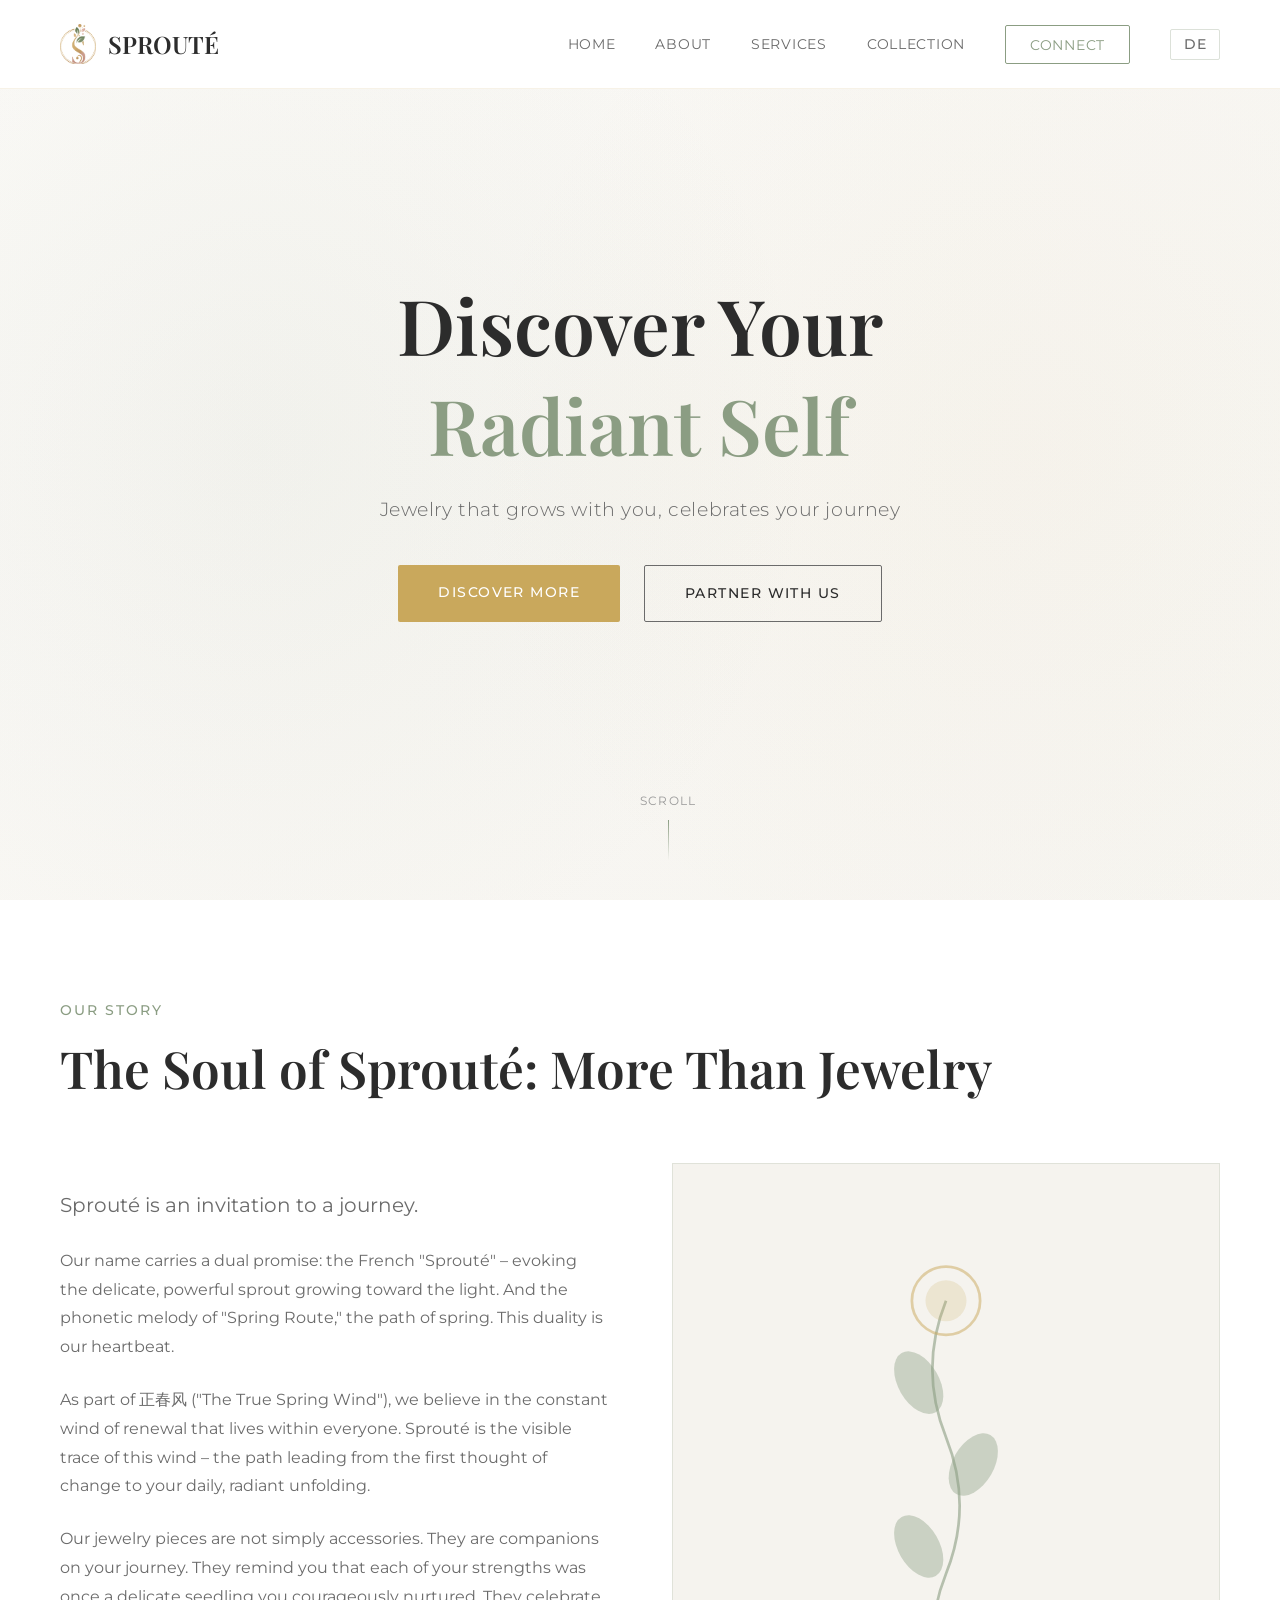
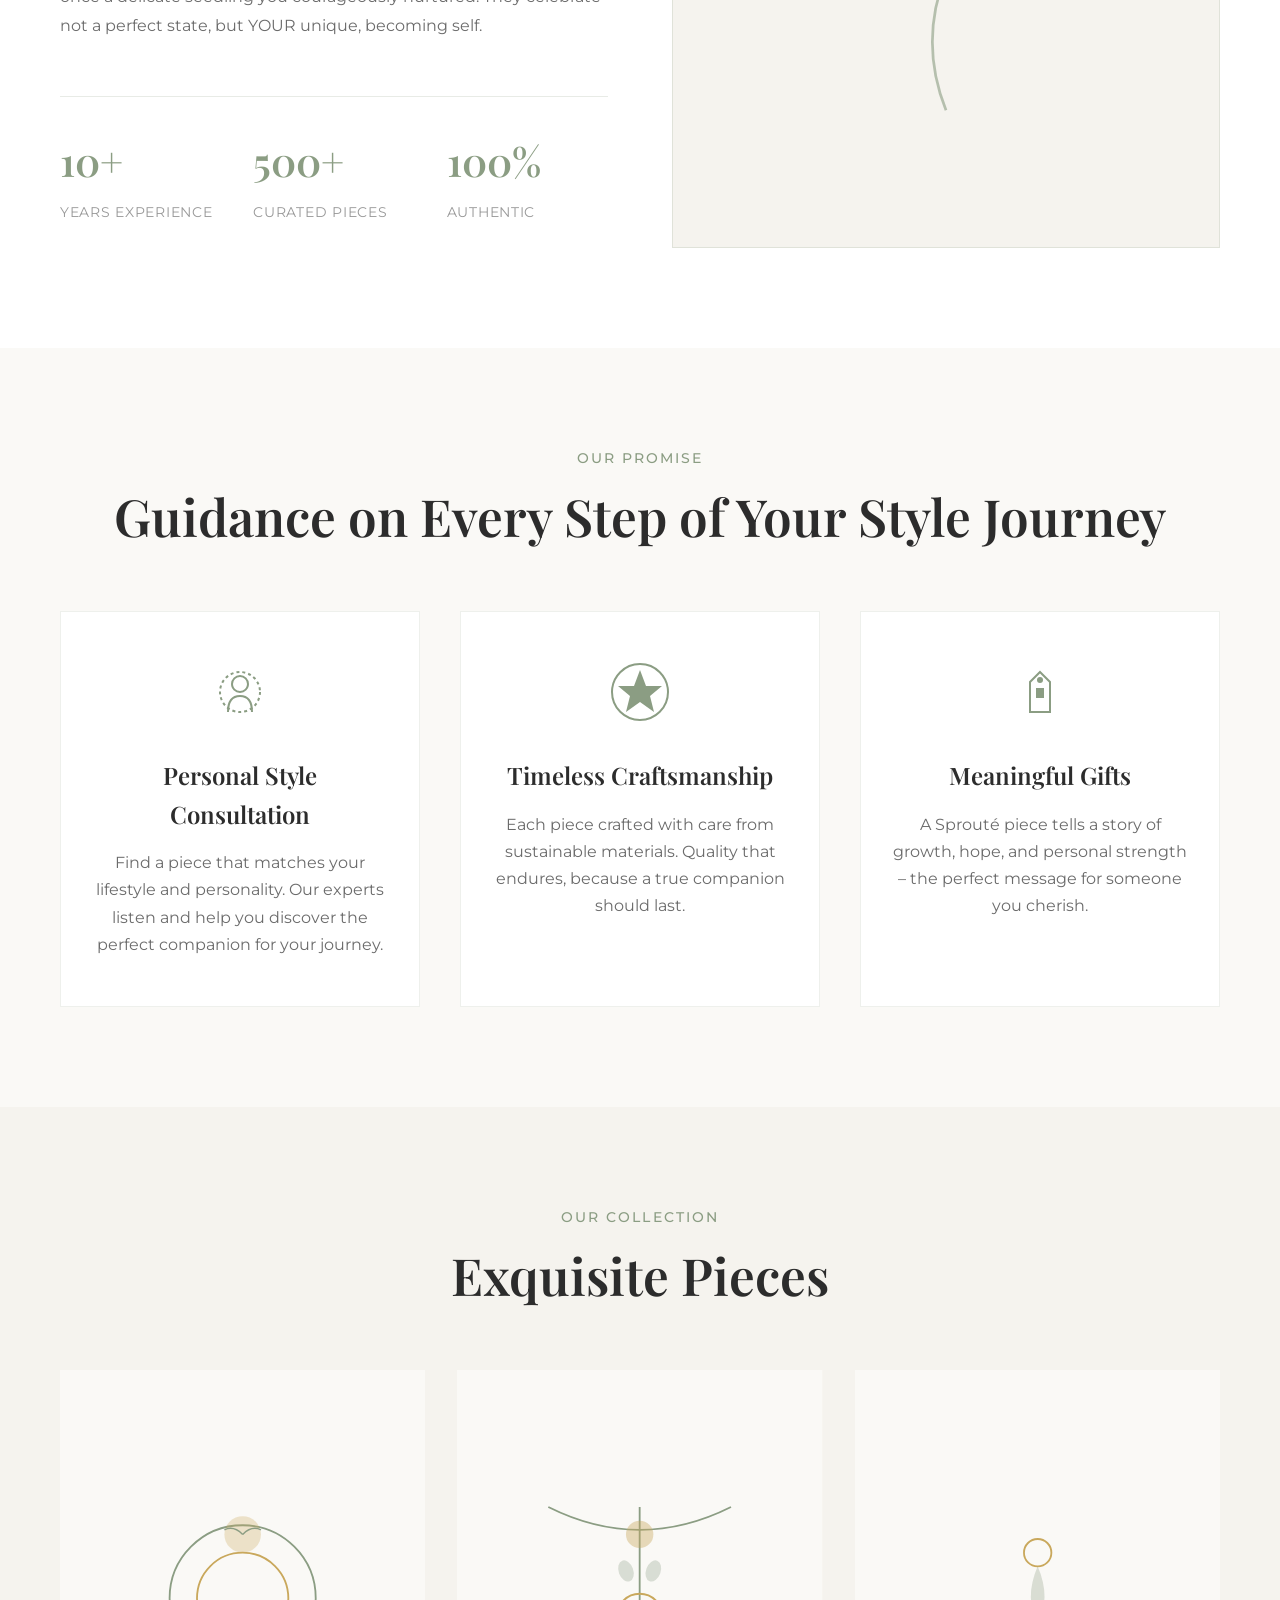
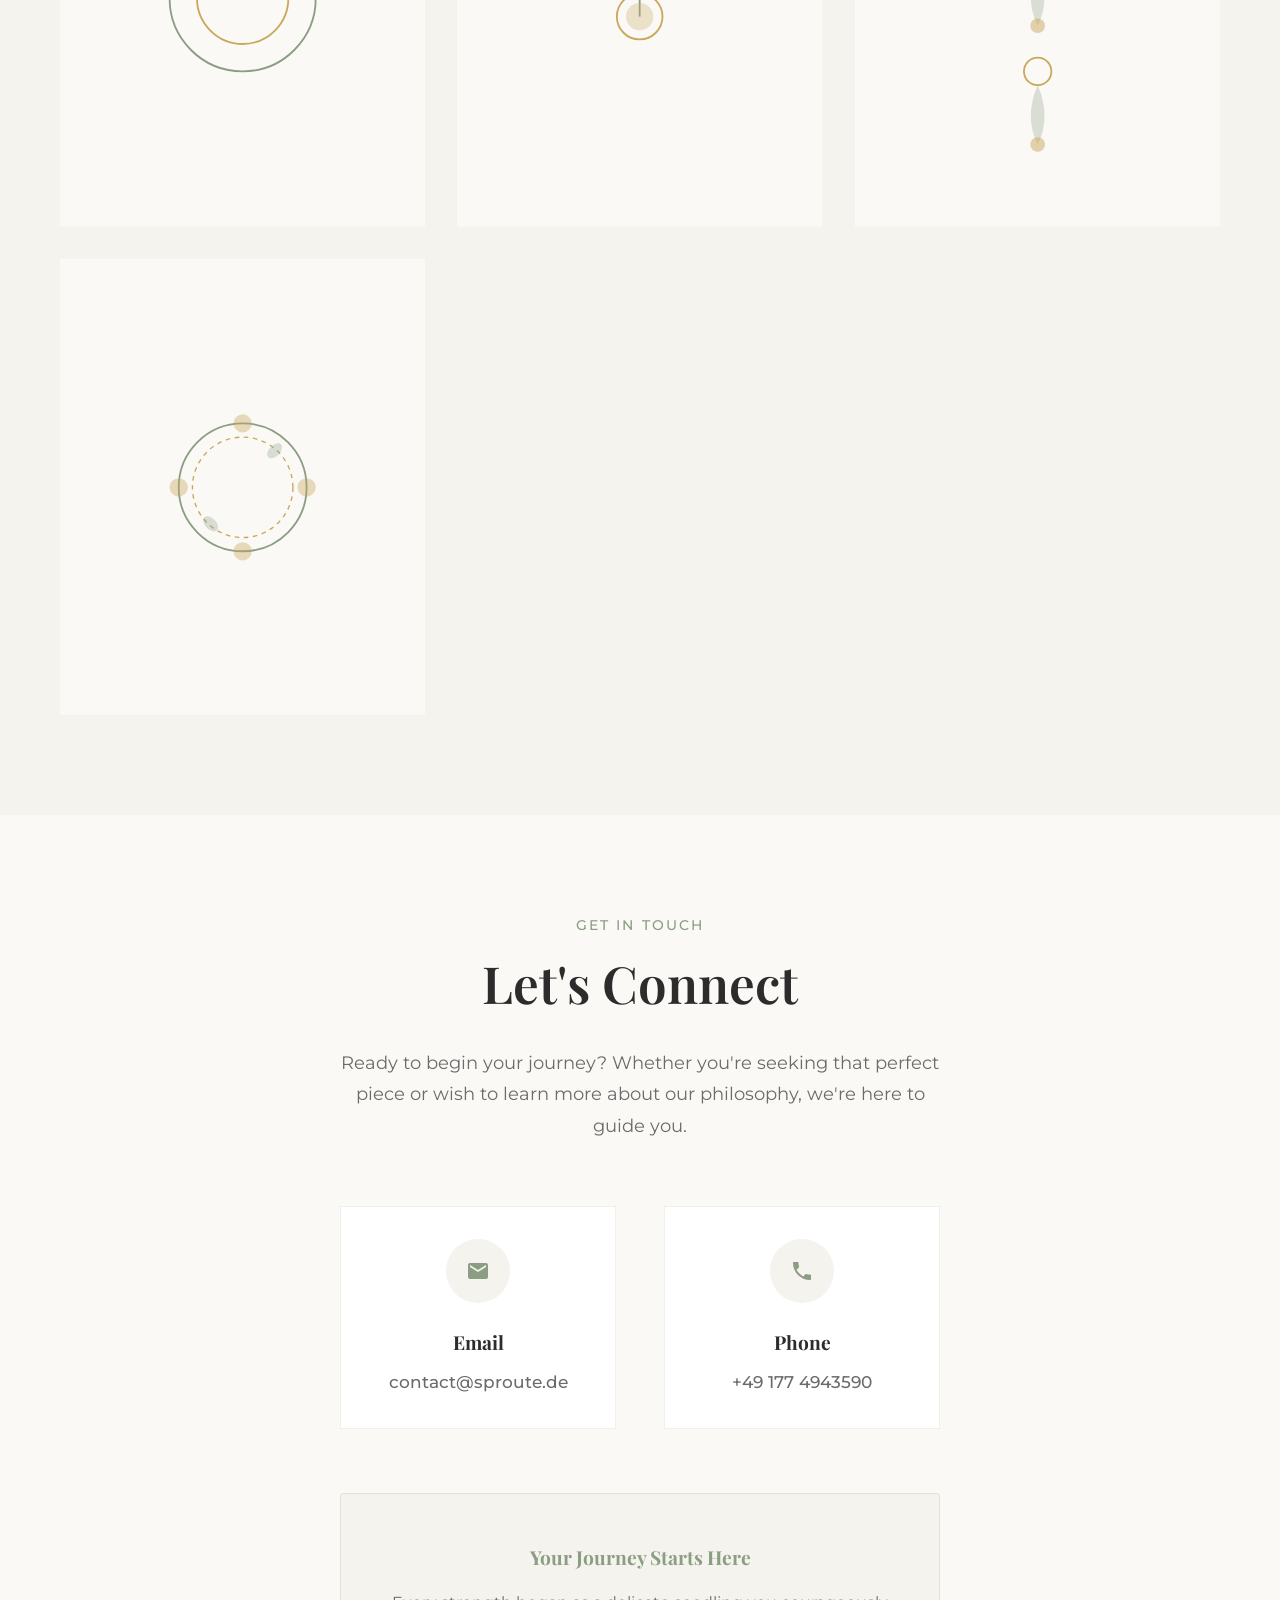
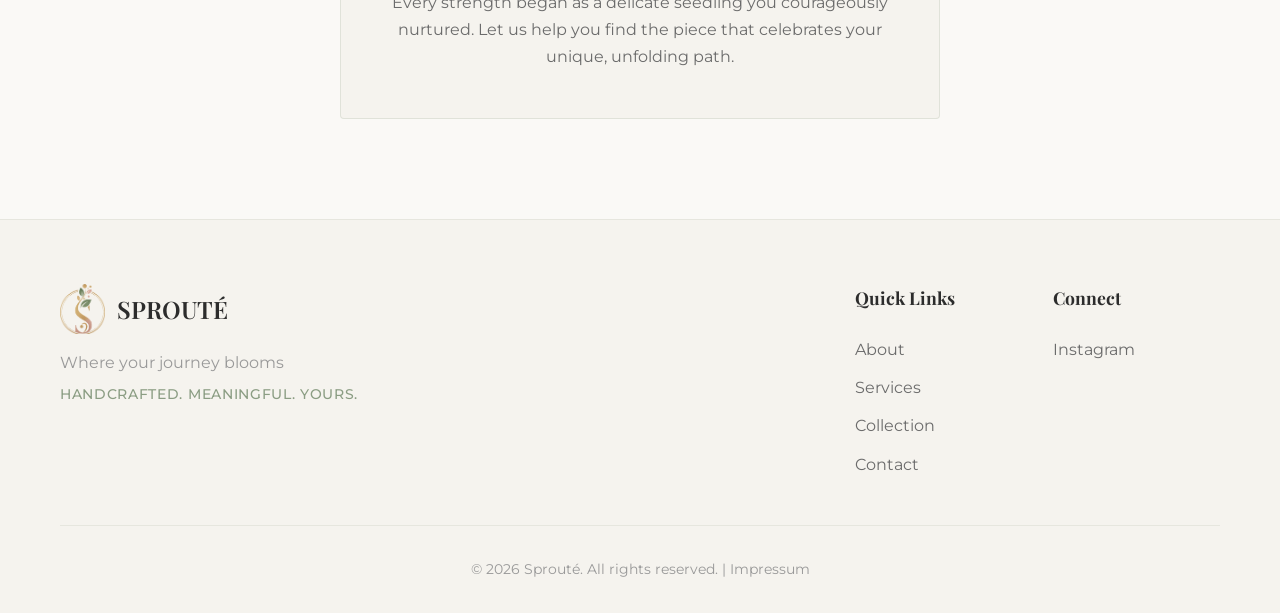
<file: index.html>
<!DOCTYPE html>
<html lang="en">
<head>
    <meta charset="UTF-8">
    <meta name="viewport" content="width=device-width, initial-scale=1.0">
    <title>Sprouté | Elegant Jewelry That Grows With You</title>
    <meta name="description" content="Sprouté - Where elegance meets organic beauty. Premium jewelry connecting discerning clients with exceptional craftsmanship">

    <!-- Favicons -->
    <link rel="icon" type="image/x-icon" href="favicon.ico">
    <link rel="icon" type="image/png" sizes="32x32" href="assets/favicon-32x32.png">
    <link rel="icon" type="image/png" sizes="16x16" href="assets/favicon-16x16.png">
    <link rel="apple-touch-icon" sizes="180x180" href="assets/apple-touch-icon.png">

    <link rel="stylesheet" href="styles.css">
    <link rel="preconnect" href="https://fonts.googleapis.com">
    <link rel="preconnect" href="https://fonts.gstatic.com" crossorigin>
    <link href="https://fonts.googleapis.com/css2?family=Playfair+Display:wght@400;500;600;700&family=Montserrat:wght@300;400;500;600&display=swap" rel="stylesheet">
</head>
<body>
    <!-- Navigation -->
    <nav class="navbar" id="navbar">
        <div class="container">
            <div class="nav-content">
                <div class="logo">
                    <img src="assets/logo_flower_icon.png" alt="Sprouté Logo" class="logo-image">
                    <span class="logo-text">SPROUTÉ</span>
                </div>
                <button class="mobile-menu-btn" id="mobileMenuBtn">
                    <span></span>
                    <span></span>
                    <span></span>
                </button>
                <ul class="nav-menu" id="navMenu">
                    <li><a href="#home" class="nav-link">Home</a></li>
                    <li><a href="#about" class="nav-link">About</a></li>
                    <li><a href="#services" class="nav-link">Services</a></li>
                    <li><a href="#gallery" class="nav-link">Collection</a></li>
                    <li><a href="#contact" class="nav-link contact-btn">Connect</a></li>
                    <li><a href="index-de.html" class="nav-link lang-switch">DE</a></li>
                </ul>
            </div>
        </div>
    </nav>

    <!-- Hero Section -->
    <section class="hero" id="home">
        <div class="hero-overlay"></div>
        <div class="hero-content">
            <div class="hero-text">
                <h1 class="hero-title">
                    <span class="title-line">Discover Your</span>
                    <span class="title-line">Radiant Self</span>
                </h1>
                <p class="hero-subtitle">Jewelry that grows with you, celebrates your journey</p>
                <div class="hero-buttons">
                    <a href="#about" class="btn btn-primary">Discover More</a>
                    <a href="#contact" class="btn btn-secondary">Partner With Us</a>
                </div>
            </div>
        </div>
        <div class="scroll-indicator">
            <span>Scroll</span>
            <div class="scroll-line"></div>
        </div>
    </section>

    <!-- About Section -->
    <section class="about" id="about">
        <div class="container">
            <div class="section-header">
                <span class="section-label">Our Story</span>
                <h2 class="section-title">The Soul of Sprouté: More Than Jewelry</h2>
            </div>
            <div class="about-content">
                <div class="about-text">
                    <p class="lead">Sprouté is an invitation to a journey.</p>
                    <p>Our name carries a dual promise: the French "Sprouté" – evoking the delicate, powerful sprout growing toward the light. And the phonetic melody of "Spring Route," the path of spring. This duality is our heartbeat.</p>
                    <p>As part of 正春风 ("The True Spring Wind"), we believe in the constant wind of renewal that lives within everyone. Sprouté is the visible trace of this wind – the path leading from the first thought of change to your daily, radiant unfolding.</p>
                    <p>Our jewelry pieces are not simply accessories. They are companions on your journey. They remind you that each of your strengths was once a delicate seedling you courageously nurtured. They celebrate not a perfect state, but YOUR unique, becoming self.</p>
                    <div class="about-stats">
                        <div class="stat">
                            <span class="stat-number">10+</span>
                            <span class="stat-label">Years Experience</span>
                        </div>
                        <div class="stat">
                            <span class="stat-number">500+</span>
                            <span class="stat-label">Curated Pieces</span>
                        </div>
                        <div class="stat">
                            <span class="stat-number">100%</span>
                            <span class="stat-label">Authentic</span>
                        </div>
                    </div>
                </div>
                <div class="about-image">
                    <div class="image-placeholder">
                        <svg viewBox="0 0 400 500" xmlns="http://www.w3.org/2000/svg">
                            <defs>
                                <linearGradient id="grad1" x1="0%" y1="100%" x2="100%" y2="0%">
                                    <stop offset="0%" style="stop-color:#8B9D83;stop-opacity:0.2" />
                                    <stop offset="100%" style="stop-color:#C9A85C;stop-opacity:0.15" />
                                </linearGradient>
                            </defs>
                            <rect width="400" height="500" fill="#F5F3EE"/>
                            <!-- Sprouting vine motif -->
                            <path d="M200,400 Q180,350 200,300 Q220,250 200,200 Q180,150 200,100"
                                  fill="none" stroke="#8B9D83" stroke-width="2" opacity="0.6"/>
                            <!-- Leaves -->
                            <ellipse cx="180" cy="280" rx="15" ry="25" fill="#8B9D83" opacity="0.4" transform="rotate(-30 180 280)"/>
                            <ellipse cx="220" cy="220" rx="15" ry="25" fill="#8B9D83" opacity="0.4" transform="rotate(30 220 220)"/>
                            <ellipse cx="180" cy="160" rx="15" ry="25" fill="#8B9D83" opacity="0.4" transform="rotate(-30 180 160)"/>
                            <!-- Flower/gem at top -->
                            <circle cx="200" cy="100" r="25" fill="none" stroke="#C9A85C" stroke-width="2" opacity="0.5"/>
                            <circle cx="200" cy="100" r="15" fill="#C9A85C" opacity="0.2"/>
                        </svg>
                    </div>
                </div>
            </div>
        </div>
    </section>

    <!-- Services Section -->
    <section class="services" id="services">
        <div class="container">
            <div class="section-header centered">
                <span class="section-label">Our Promise</span>
                <h2 class="section-title">Guidance on Every Step of Your Style Journey</h2>
            </div>
            <div class="services-grid">
                <div class="service-card">
                    <div class="service-icon">
                        <svg viewBox="0 0 64 64" xmlns="http://www.w3.org/2000/svg">
                            <circle cx="32" cy="24" r="8" fill="none" stroke="currentColor" stroke-width="2"/>
                            <path d="M20,52 Q20,36 32,36 Q44,36 44,52" fill="none" stroke="currentColor" stroke-width="2"/>
                            <circle cx="32" cy="32" r="20" fill="none" stroke="currentColor" stroke-width="2" stroke-dasharray="3,3"/>
                        </svg>
                    </div>
                    <h3 class="service-title">Personal Style Consultation</h3>
                    <p class="service-description">Find a piece that matches your lifestyle and personality. Our experts listen and help you discover the perfect companion for your journey.</p>
                </div>
                <div class="service-card">
                    <div class="service-icon">
                        <svg viewBox="0 0 64 64" xmlns="http://www.w3.org/2000/svg">
                            <circle cx="32" cy="32" r="28" fill="none" stroke="currentColor" stroke-width="2"/>
                            <path d="M32,10 L38,26 L54,26 L42,36 L46,52 L32,42 L18,52 L22,36 L10,26 L26,26 Z" fill="currentColor"/>
                        </svg>
                    </div>
                    <h3 class="service-title">Timeless Craftsmanship</h3>
                    <p class="service-description">Each piece crafted with care from sustainable materials. Quality that endures, because a true companion should last.</p>
                </div>
                <div class="service-card">
                    <div class="service-icon">
                        <svg viewBox="0 0 64 64" xmlns="http://www.w3.org/2000/svg">
                            <path d="M32,12 L42,22 L42,52 L22,52 L22,22 Z" fill="none" stroke="currentColor" stroke-width="2"/>
                            <rect x="28" y="28" width="8" height="10" fill="currentColor"/>
                            <circle cx="32" cy="20" r="3" fill="currentColor"/>
                        </svg>
                    </div>
                    <h3 class="service-title">Meaningful Gifts</h3>
                    <p class="service-description">A Sprouté piece tells a story of growth, hope, and personal strength – the perfect message for someone you cherish.</p>
                </div>
            </div>
        </div>
    </section>

    <!-- Gallery Section -->
    <section class="gallery" id="gallery">
        <div class="container">
            <div class="section-header centered">
                <span class="section-label">Our Collection</span>
                <h2 class="section-title">Exquisite Pieces</h2>
            </div>
            <div class="gallery-grid">
                <div class="gallery-item">
                    <div class="gallery-placeholder">
                        <svg viewBox="0 0 400 500" xmlns="http://www.w3.org/2000/svg">
                            <rect width="400" height="500" fill="#FAF9F6"/>
                            <!-- Ring with organic flourish -->
                            <circle cx="200" cy="250" r="80" fill="none" stroke="#8B9D83" stroke-width="2"/>
                            <circle cx="200" cy="250" r="50" fill="none" stroke="#C9A85C" stroke-width="2"/>
                            <circle cx="200" cy="180" r="20" fill="#C9A85C" opacity="0.3"/>
                            <!-- Small leaves -->
                            <path d="M200,180 Q210,170 220,175" fill="none" stroke="#8B9D83" stroke-width="1.5"/>
                            <path d="M200,180 Q190,170 180,175" fill="none" stroke="#8B9D83" stroke-width="1.5"/>
                        </svg>
                    </div>
                    <div class="gallery-overlay">
                        <h4>Classic Rings</h4>
                    </div>
                </div>
                <div class="gallery-item">
                    <div class="gallery-placeholder">
                        <svg viewBox="0 0 400 500" xmlns="http://www.w3.org/2000/svg">
                            <rect width="400" height="500" fill="#FAF9F6"/>
                            <!-- Necklace with vine motif -->
                            <path d="M100,150 Q200,200 300,150" fill="none" stroke="#8B9D83" stroke-width="2"/>
                            <path d="M200,150 L200,270" fill="none" stroke="#8B9D83" stroke-width="2"/>
                            <circle cx="200" cy="180" r="15" fill="#C9A85C" opacity="0.4"/>
                            <circle cx="200" cy="270" r="25" fill="none" stroke="#C9A85C" stroke-width="2"/>
                            <circle cx="200" cy="270" r="15" fill="#C9A85C" opacity="0.3"/>
                            <!-- Small leaf details -->
                            <ellipse cx="185" cy="220" rx="8" ry="12" fill="#8B9D83" opacity="0.3" transform="rotate(-20 185 220)"/>
                            <ellipse cx="215" cy="220" rx="8" ry="12" fill="#8B9D83" opacity="0.3" transform="rotate(20 215 220)"/>
                        </svg>
                    </div>
                    <div class="gallery-overlay">
                        <h4>Statement Necklaces</h4>
                    </div>
                </div>
                <div class="gallery-item">
                    <div class="gallery-placeholder">
                        <svg viewBox="0 0 400 500" xmlns="http://www.w3.org/2000/svg">
                            <rect width="400" height="500" fill="#FAF9F6"/>
                            <!-- Earrings with organic drop shape -->
                            <circle cx="200" cy="200" r="15" fill="none" stroke="#C9A85C" stroke-width="2"/>
                            <path d="M200,215 Q185,250 200,280 Q215,250 200,215" fill="#8B9D83" opacity="0.3"/>
                            <circle cx="200" cy="280" r="8" fill="#C9A85C" opacity="0.5"/>
                            <!-- Second earring (mirrored) -->
                            <circle cx="200" cy="330" r="15" fill="none" stroke="#C9A85C" stroke-width="2"/>
                            <path d="M200,345 Q185,380 200,410 Q215,380 200,345" fill="#8B9D83" opacity="0.3"/>
                            <circle cx="200" cy="410" r="8" fill="#C9A85C" opacity="0.5"/>
                        </svg>
                    </div>
                    <div class="gallery-overlay">
                        <h4>Designer Earrings</h4>
                    </div>
                </div>
                <div class="gallery-item">
                    <div class="gallery-placeholder">
                        <svg viewBox="0 0 400 500" xmlns="http://www.w3.org/2000/svg">
                            <rect width="400" height="500" fill="#FAF9F6"/>
                            <!-- Bracelet with flowing vine -->
                            <circle cx="200" cy="250" r="70" fill="none" stroke="#8B9D83" stroke-width="2"/>
                            <circle cx="200" cy="250" r="55" fill="none" stroke="#C9A85C" stroke-width="1.5" stroke-dasharray="5,5"/>
                            <!-- Decorative elements -->
                            <circle cx="200" cy="180" r="10" fill="#C9A85C" opacity="0.4"/>
                            <circle cx="270" cy="250" r="10" fill="#C9A85C" opacity="0.4"/>
                            <circle cx="200" cy="320" r="10" fill="#C9A85C" opacity="0.4"/>
                            <circle cx="130" cy="250" r="10" fill="#C9A85C" opacity="0.4"/>
                            <!-- Small leaves between -->
                            <ellipse cx="235" cy="210" rx="6" ry="10" fill="#8B9D83" opacity="0.3" transform="rotate(45 235 210)"/>
                            <ellipse cx="165" cy="290" rx="6" ry="10" fill="#8B9D83" opacity="0.3" transform="rotate(-45 165 290)"/>
                        </svg>
                    </div>
                    <div class="gallery-overlay">
                        <h4>Luxury Bracelets</h4>
                    </div>
                </div>
            </div>
        </div>
    </section>

    <!-- Contact Section -->
    <section class="contact" id="contact">
        <div class="container">
            <div class="contact-content">
                <div class="contact-info">
                    <div class="section-header">
                        <span class="section-label">Get In Touch</span>
                        <h2 class="section-title">Let's Connect</h2>
                    </div>
                    <p class="contact-text">Ready to begin your journey? Whether you're seeking that perfect piece or wish to learn more about our philosophy, we're here to guide you.</p>

                    <div class="contact-methods">
                        <div class="contact-method">
                            <div class="method-icon">
                                <svg viewBox="0 0 24 24" xmlns="http://www.w3.org/2000/svg">
                                    <path d="M20 4H4c-1.1 0-2 .9-2 2v12c0 1.1.9 2 2 2h16c1.1 0 2-.9 2-2V6c0-1.1-.9-2-2-2zm0 4l-8 5-8-5V6l8 5 8-5v2z" fill="currentColor"/>
                                </svg>
                            </div>
                            <div class="method-details">
                                <h4>Email</h4>
                                <a href="mailto:contact@sproute.de">contact@sproute.de</a>
                            </div>
                        </div>
                        <div class="contact-method">
                            <div class="method-icon">
                                <svg viewBox="0 0 24 24" xmlns="http://www.w3.org/2000/svg">
                                    <path d="M6.62 10.79c1.44 2.83 3.76 5.14 6.59 6.59l2.2-2.2c.27-.27.67-.36 1.02-.24 1.12.37 2.33.57 3.57.57.55 0 1 .45 1 1V20c0 .55-.45 1-1 1-9.39 0-17-7.61-17-17 0-.55.45-1 1-1h3.5c.55 0 1 .45 1 1 0 1.25.2 2.45.57 3.57.11.35.03.74-.25 1.02l-2.2 2.2z" fill="currentColor"/>
                                </svg>
                            </div>
                            <div class="method-details">
                                <h4>Phone</h4>
                                <a href="tel:+491774943590">+49 177 4943590</a>
                            </div>
                        </div>
                    </div>

                    <div class="partnership-note">
                        <h4>Your Journey Starts Here</h4>
                        <p>Every strength began as a delicate seedling you courageously nurtured. Let us help you find the piece that celebrates your unique, unfolding path.</p>
                    </div>
                </div>

            </div>
        </div>
    </section>

    <!-- Footer -->
    <footer class="footer">
        <div class="container">
            <div class="footer-content">
                <div class="footer-brand">
                    <div class="logo">
                        <img src="assets/logo_flower_icon.png" alt="Sprouté Logo" class="logo-image">
                        <span class="logo-text">SPROUTÉ</span>
                    </div>
                    <p>Where your journey blooms</p>
                    <p class="tagline">Handcrafted. Meaningful. Yours.</p>
                </div>
                <div class="footer-links">
                    <div class="footer-column">
                        <h4>Quick Links</h4>
                        <ul>
                            <li><a href="#about">About</a></li>
                            <li><a href="#services">Services</a></li>
                            <li><a href="#gallery">Collection</a></li>
                            <li><a href="#contact">Contact</a></li>
                        </ul>
                    </div>
                    <div class="footer-column">
                        <h4>Connect</h4>
                        <ul>
                            <li><a href="https://instagram.com/sproute_jewelry" target="_blank">Instagram</a></li>
                        </ul>
                    </div>
                </div>
            </div>
            <div class="footer-bottom">
                <p>&copy; 2026 Sprouté. All rights reserved. | <a href="impressum.html">Impressum</a></p>
            </div>
        </div>
    </footer>

    <script src="script.js"></script>
</body>
</html>
</file>
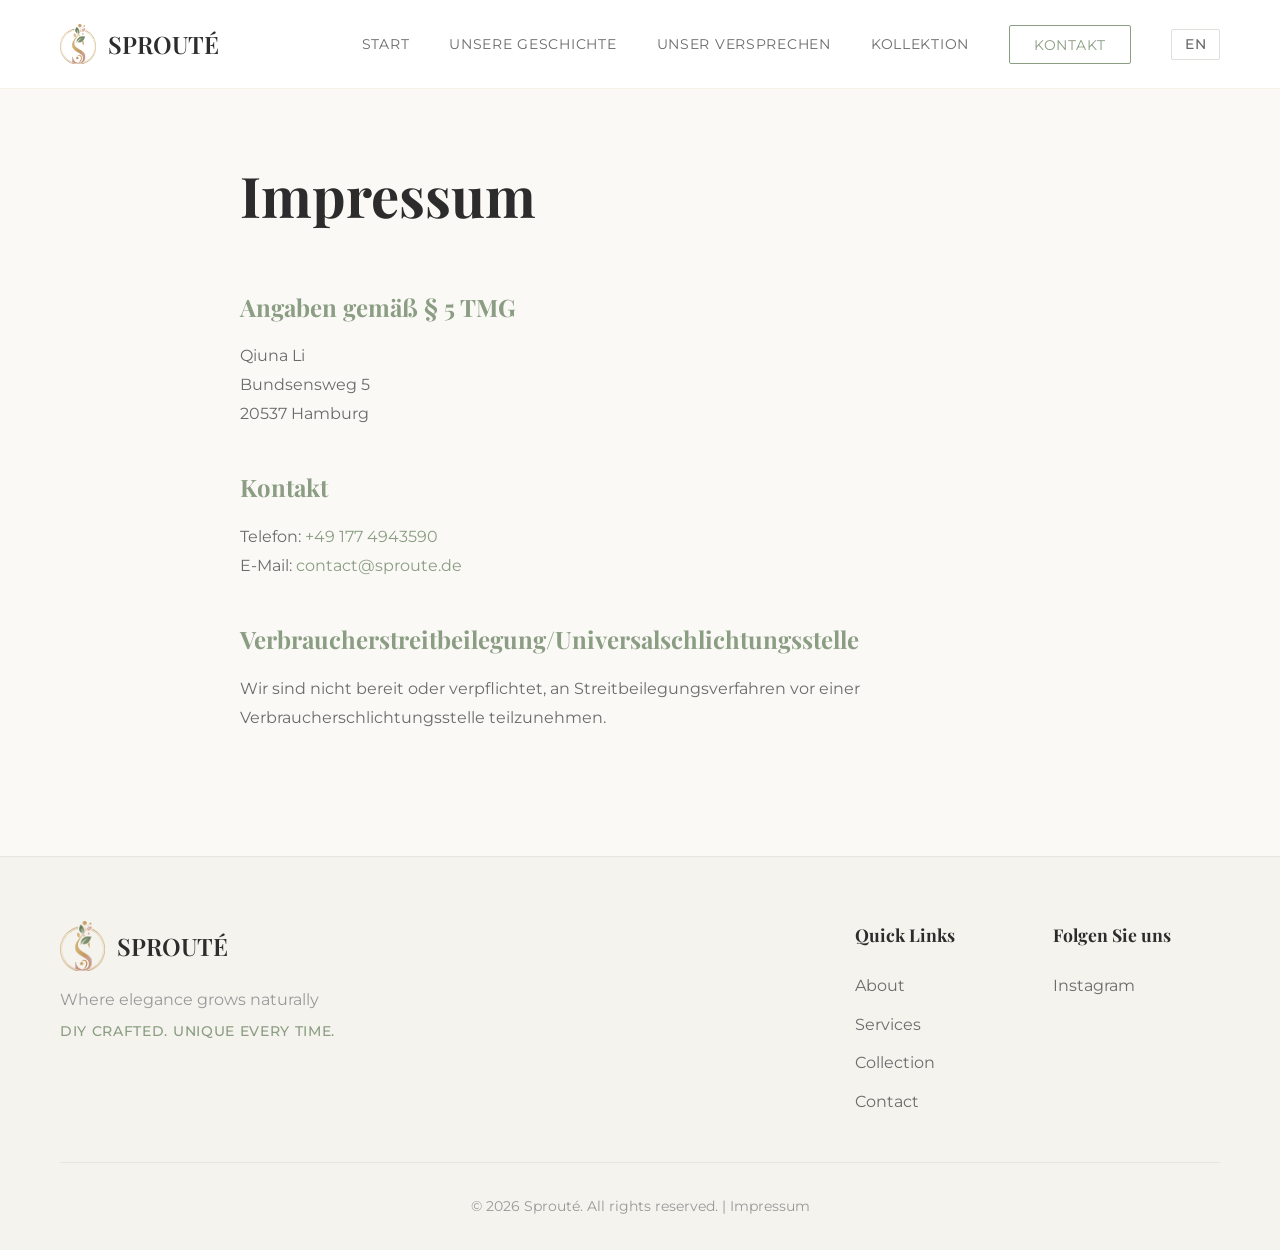
<file: impressum-de.html>
<!DOCTYPE html>
<html lang="de">
<head>
    <meta charset="UTF-8">
    <meta name="viewport" content="width=device-width, initial-scale=1.0">
    <title>Impressum | Sprouté</title>
    <meta name="description" content="Impressum - Sprouté Jewelry">

    <!-- Favicons -->
    <link rel="icon" type="image/x-icon" href="favicon.ico">
    <link rel="icon" type="image/png" sizes="32x32" href="assets/favicon-32x32.png">
    <link rel="icon" type="image/png" sizes="16x16" href="assets/favicon-16x16.png">
    <link rel="apple-touch-icon" sizes="180x180" href="assets/apple-touch-icon.png">

    <link rel="stylesheet" href="styles.css">
    <link rel="preconnect" href="https://fonts.googleapis.com">
    <link rel="preconnect" href="https://fonts.gstatic.com" crossorigin>
    <link href="https://fonts.googleapis.com/css2?family=Playfair+Display:wght@400;500;600;700&family=Montserrat:wght@300;400;500;600&display=swap" rel="stylesheet">
</head>
<body>
    <!-- Navigation -->
    <nav class="navbar" id="navbar">
        <div class="container">
            <div class="nav-content">
                <a href="index.html" class="logo">
                    <img src="assets/logo_flower_icon.png" alt="Sprouté Logo" class="logo-image">
                    <span class="logo-text">SPROUTÉ</span>
                </a>
                <button class="mobile-menu-btn" id="mobileMenuBtn">
                    <span></span>
                    <span></span>
                    <span></span>
                </button>
                <ul class="nav-menu" id="navMenu">
                    <li><a href="index-de.html" class="nav-link">Start</a></li>
                    <li><a href="index-de.html#about" class="nav-link">Unsere Geschichte</a></li>
                    <li><a href="index-de.html#services" class="nav-link">Unser Versprechen</a></li>
                    <li><a href="index-de.html#gallery" class="nav-link">Kollektion</a></li>
                    <li><a href="index-de.html#contact" class="nav-link contact-btn">Kontakt</a></li>
                    <li><a href="impressum.html" class="nav-link lang-switch">EN</a></li>
                </ul>
            </div>
        </div>
    </nav>

    <!-- Impressum Content -->
    <section class="impressum-section">
        <div class="container">
            <div class="impressum-content">
                <h1>Impressum</h1>

                <h2>Angaben gemäß § 5 TMG</h2>
                <p>
                    Qiuna Li<br>
                    Bundsensweg 5<br>
                    20537 Hamburg
                </p>

                <h2>Kontakt</h2>
                <p>
                    Telefon: <a href="tel:+491774943590">+49 177 4943590</a><br>
                    E-Mail: <a href="mailto:contact@sproute.de">contact@sproute.de</a>
                </p>

                <h2>Verbraucherstreitbeilegung/Universalschlichtungsstelle</h2>
                <p>
                    Wir sind nicht bereit oder verpflichtet, an Streitbeilegungsverfahren vor einer
                    Verbraucherschlichtungsstelle teilzunehmen.
                </p>
            </div>
        </div>
    </section>

    <!-- Footer -->
    <footer class="footer">
        <div class="container">
            <div class="footer-content">
                <div class="footer-brand">
                    <div class="logo">
                        <img src="assets/logo_flower_icon.png" alt="Sprouté Logo" class="logo-image">
                        <span class="logo-text">SPROUTÉ</span>
                    </div>
                    <p>Where elegance grows naturally</p>
                    <p class="tagline">DIY Crafted. Unique Every Time.</p>
                </div>
                <div class="footer-links">
                    <div class="footer-column">
                        <h4>Quick Links</h4>
                        <ul>
                            <li><a href="index.html#about">About</a></li>
                            <li><a href="index.html#services">Services</a></li>
                            <li><a href="index.html#gallery">Collection</a></li>
                            <li><a href="index.html#contact">Contact</a></li>
                        </ul>
                    </div>
                    <div class="footer-column">
                        <h4>Folgen Sie uns</h4>
                        <ul>
                            <li><a href="https://instagram.com/sproute_jewelry" target="_blank">Instagram</a></li>
                        </ul>
                    </div>
                </div>
            </div>
            <div class="footer-bottom">
                <p>&copy; 2026 Sprouté. All rights reserved. | <a href="impressum.html">Impressum</a></p>
            </div>
        </div>
    </footer>

    <script src="script.js"></script>
</body>
</html>
</file>
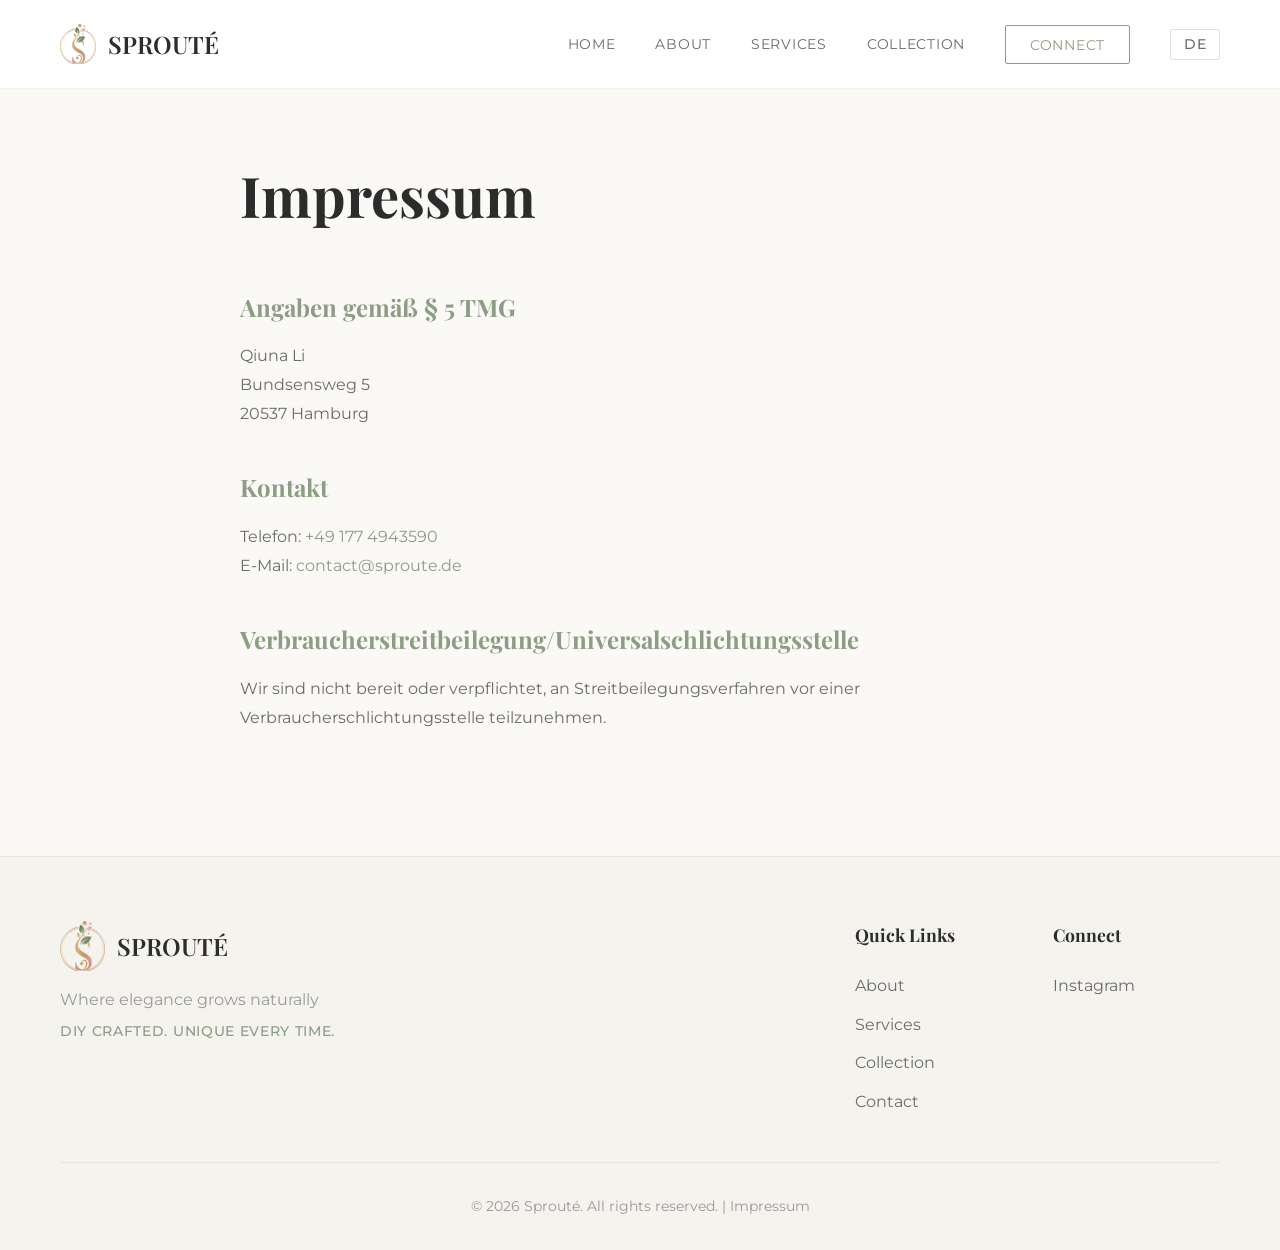
<file: impressum.html>
<!DOCTYPE html>
<html lang="de">
<head>
    <meta charset="UTF-8">
    <meta name="viewport" content="width=device-width, initial-scale=1.0">
    <title>Impressum | Sprouté</title>
    <meta name="description" content="Impressum - Sprouté Jewelry">

    <!-- Favicons -->
    <link rel="icon" type="image/x-icon" href="favicon.ico">
    <link rel="icon" type="image/png" sizes="32x32" href="assets/favicon-32x32.png">
    <link rel="icon" type="image/png" sizes="16x16" href="assets/favicon-16x16.png">
    <link rel="apple-touch-icon" sizes="180x180" href="assets/apple-touch-icon.png">

    <link rel="stylesheet" href="styles.css">
    <link rel="preconnect" href="https://fonts.googleapis.com">
    <link rel="preconnect" href="https://fonts.gstatic.com" crossorigin>
    <link href="https://fonts.googleapis.com/css2?family=Playfair+Display:wght@400;500;600;700&family=Montserrat:wght@300;400;500;600&display=swap" rel="stylesheet">
</head>
<body>
    <!-- Navigation -->
    <nav class="navbar" id="navbar">
        <div class="container">
            <div class="nav-content">
                <a href="index.html" class="logo">
                    <img src="assets/logo_flower_icon.png" alt="Sprouté Logo" class="logo-image">
                    <span class="logo-text">SPROUTÉ</span>
                </a>
                <button class="mobile-menu-btn" id="mobileMenuBtn">
                    <span></span>
                    <span></span>
                    <span></span>
                </button>
                <ul class="nav-menu" id="navMenu">
                    <li><a href="index.html" class="nav-link">Home</a></li>
                    <li><a href="index.html#about" class="nav-link">About</a></li>
                    <li><a href="index.html#services" class="nav-link">Services</a></li>
                    <li><a href="index.html#gallery" class="nav-link">Collection</a></li>
                    <li><a href="index.html#contact" class="nav-link contact-btn">Connect</a></li>
                    <li><a href="impressum-de.html" class="nav-link lang-switch">DE</a></li>
                </ul>
            </div>
        </div>
    </nav>

    <!-- Impressum Content -->
    <section class="impressum-section">
        <div class="container">
            <div class="impressum-content">
                <h1>Impressum</h1>

                <h2>Angaben gemäß § 5 TMG</h2>
                <p>
                    Qiuna Li<br>
                    Bundsensweg 5<br>
                    20537 Hamburg
                </p>

                <h2>Kontakt</h2>
                <p>
                    Telefon: <a href="tel:+491774943590">+49 177 4943590</a><br>
                    E-Mail: <a href="mailto:contact@sproute.de">contact@sproute.de</a>
                </p>

                <h2>Verbraucherstreitbeilegung/Universalschlichtungsstelle</h2>
                <p>
                    Wir sind nicht bereit oder verpflichtet, an Streitbeilegungsverfahren vor einer
                    Verbraucherschlichtungsstelle teilzunehmen.
                </p>
            </div>
        </div>
    </section>

    <!-- Footer -->
    <footer class="footer">
        <div class="container">
            <div class="footer-content">
                <div class="footer-brand">
                    <div class="logo">
                        <img src="assets/logo_flower_icon.png" alt="Sprouté Logo" class="logo-image">
                        <span class="logo-text">SPROUTÉ</span>
                    </div>
                    <p>Where elegance grows naturally</p>
                    <p class="tagline">DIY Crafted. Unique Every Time.</p>
                </div>
                <div class="footer-links">
                    <div class="footer-column">
                        <h4>Quick Links</h4>
                        <ul>
                            <li><a href="index.html#about">About</a></li>
                            <li><a href="index.html#services">Services</a></li>
                            <li><a href="index.html#gallery">Collection</a></li>
                            <li><a href="index.html#contact">Contact</a></li>
                        </ul>
                    </div>
                    <div class="footer-column">
                        <h4>Connect</h4>
                        <ul>
                            <li><a href="https://instagram.com/sproute_jewelry" target="_blank">Instagram</a></li>
                        </ul>
                    </div>
                </div>
            </div>
            <div class="footer-bottom">
                <p>&copy; 2026 Sprouté. All rights reserved. | <a href="impressum.html">Impressum</a></p>
            </div>
        </div>
    </footer>

    <script src="script.js"></script>
</body>
</html>
</file>
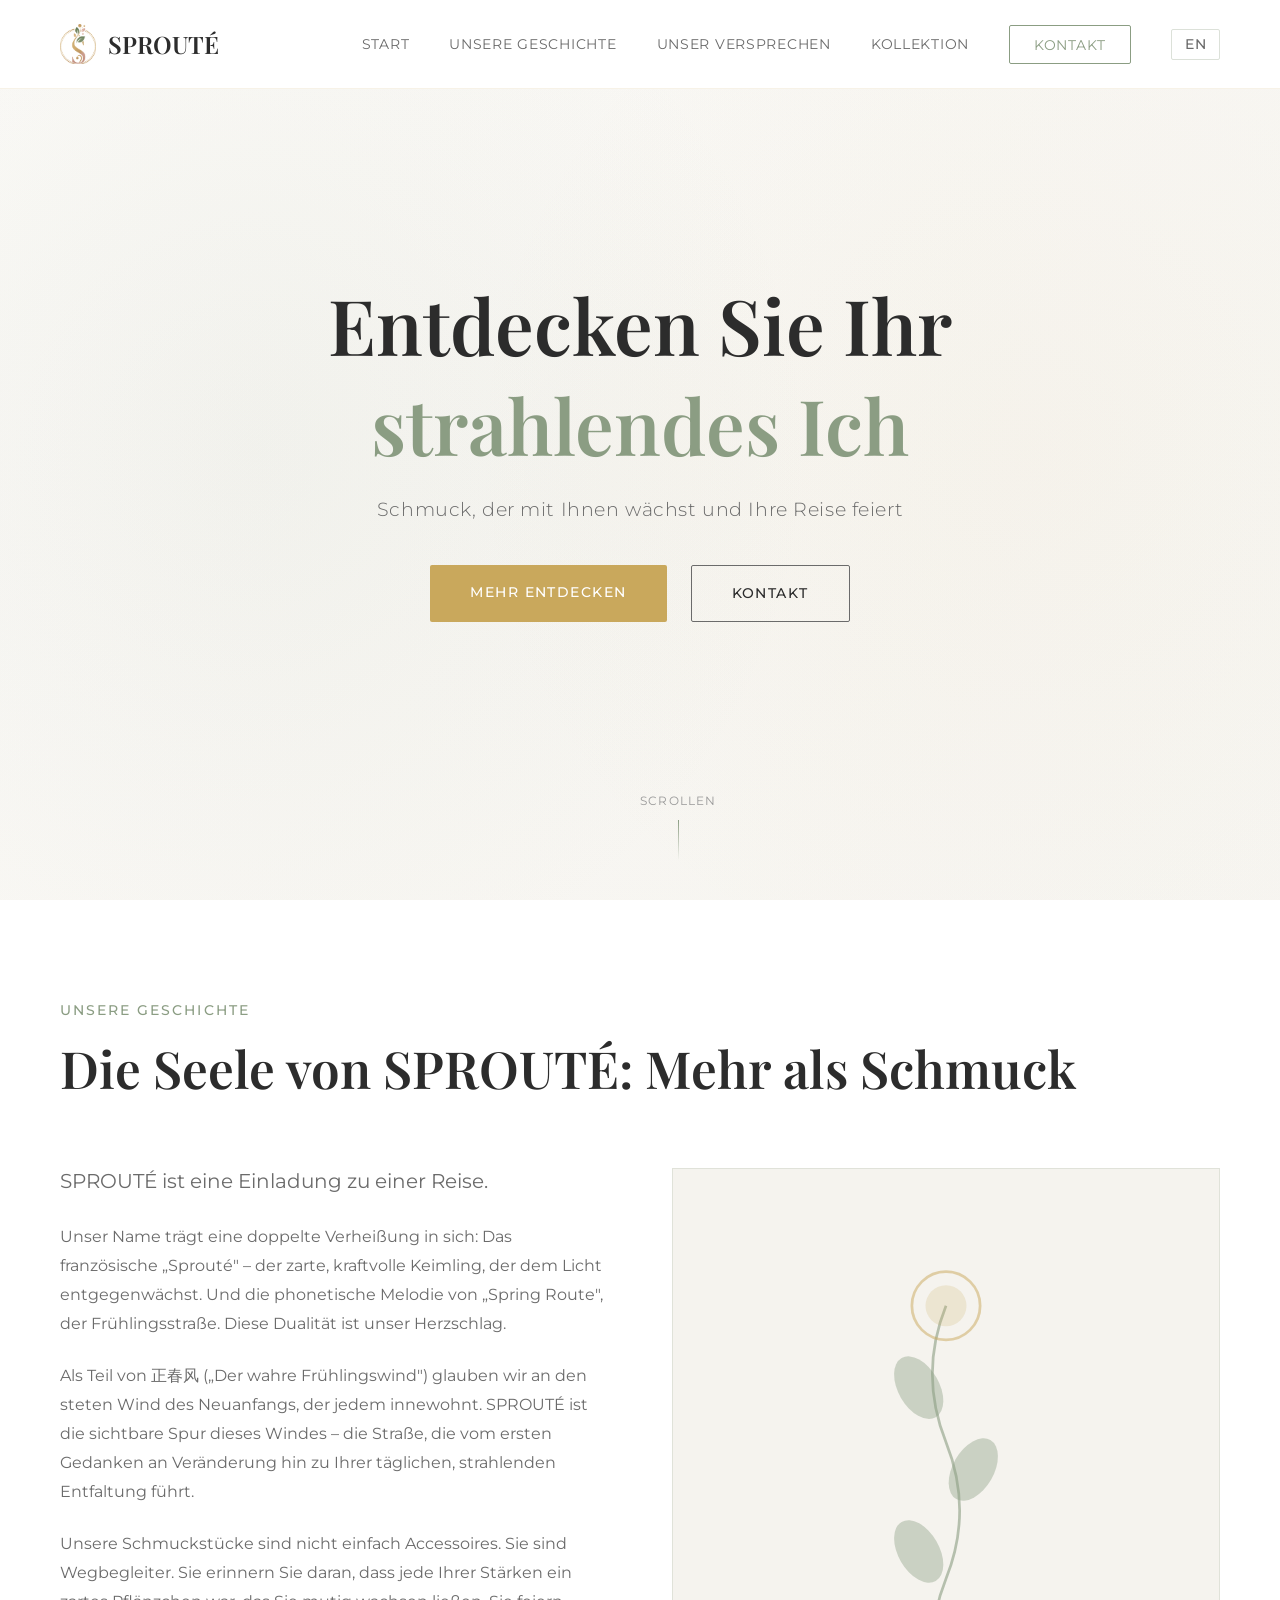
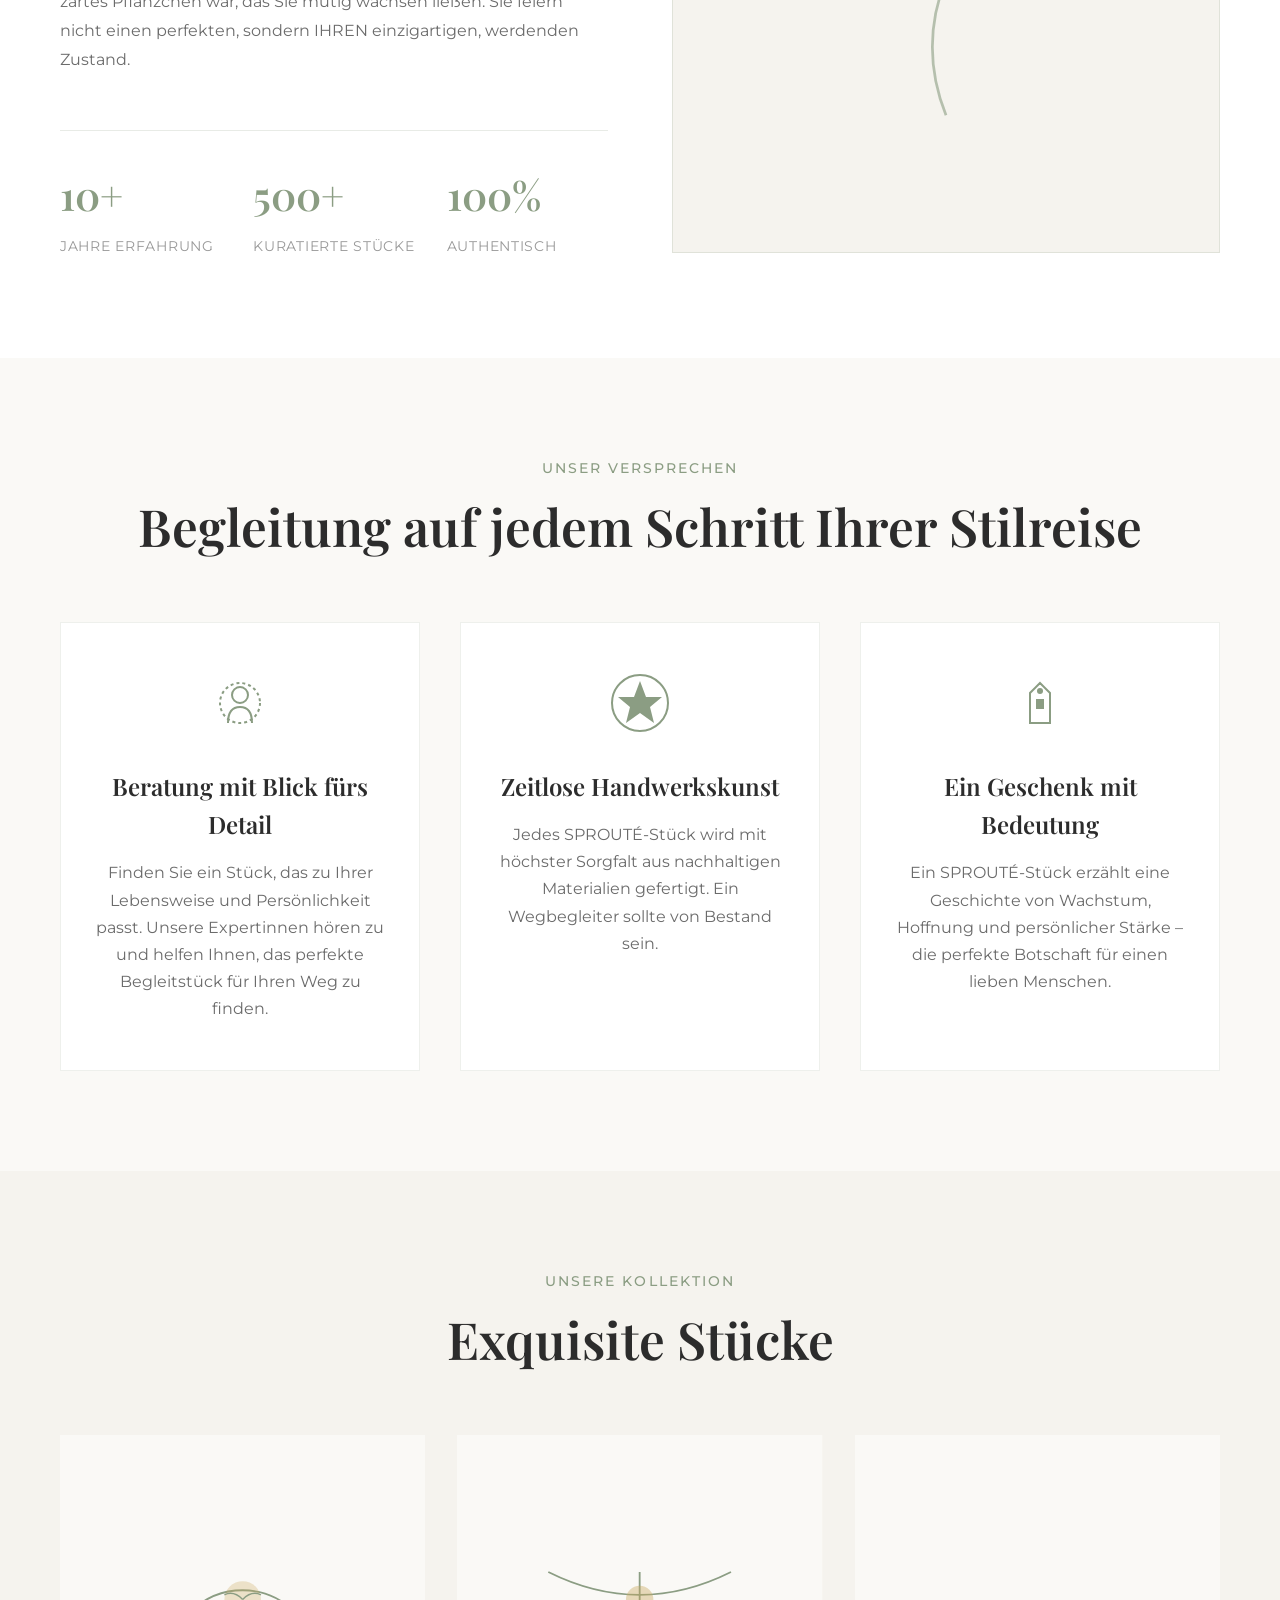
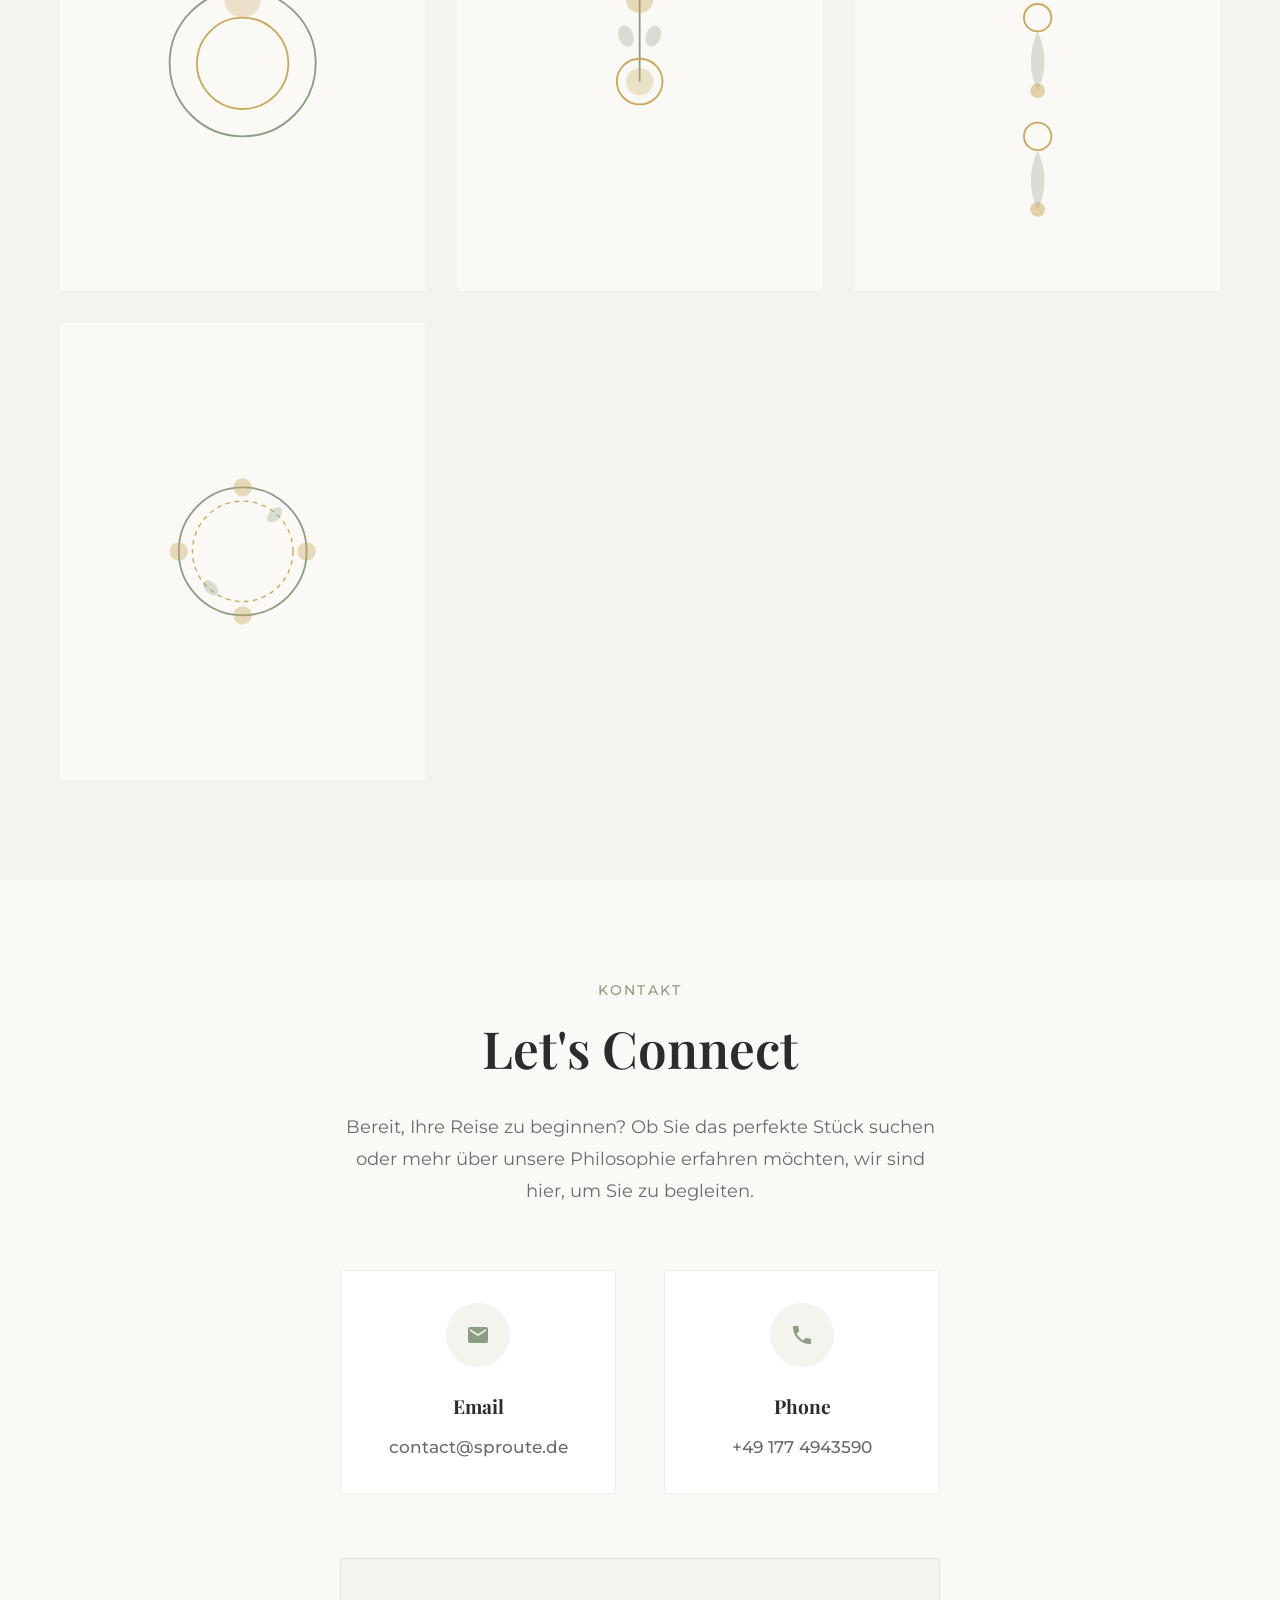
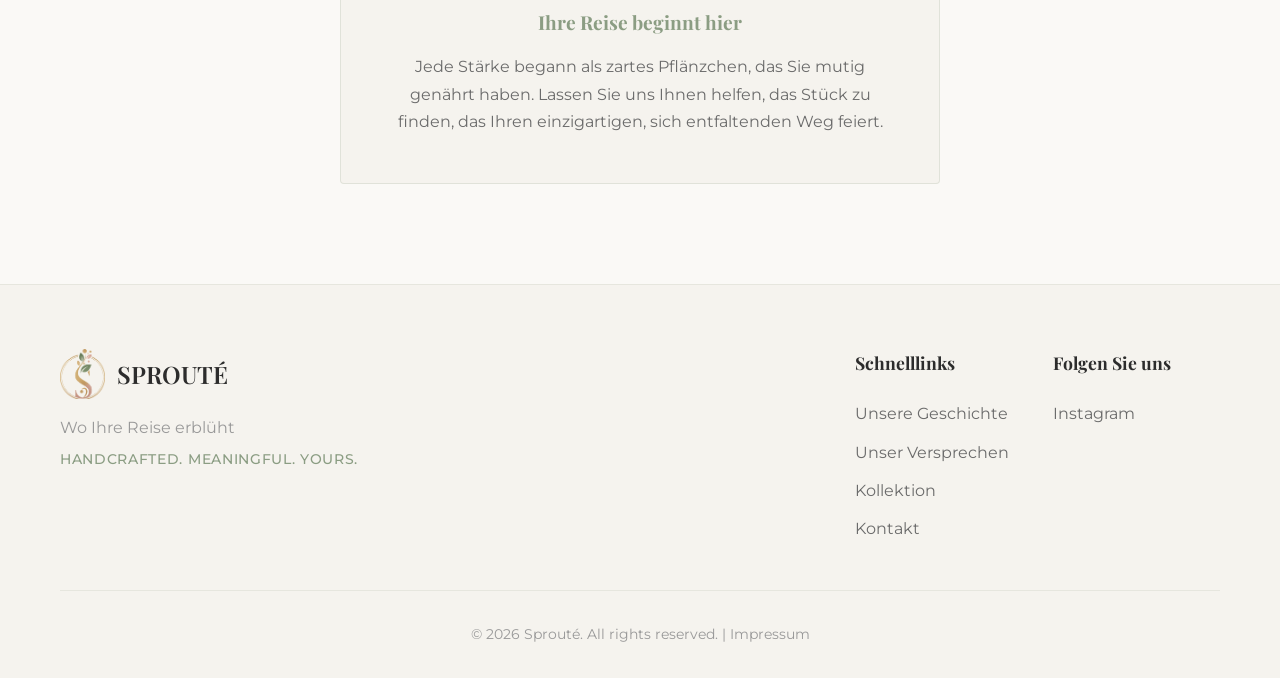
<file: index-de.html>
<!DOCTYPE html>
<html lang="de">
<head>
    <meta charset="UTF-8">
    <meta name="viewport" content="width=device-width, initial-scale=1.0">
    <title>Sprouté | Schmuck der mit dir wächst</title>
    <meta name="description" content="Sprouté - Where elegance meets organic beauty. Premium jewelry connecting discerning clients with exceptional craftsmanship">

    <!-- Favicons -->
    <link rel="icon" type="image/x-icon" href="favicon.ico">
    <link rel="icon" type="image/png" sizes="32x32" href="assets/favicon-32x32.png">
    <link rel="icon" type="image/png" sizes="16x16" href="assets/favicon-16x16.png">
    <link rel="apple-touch-icon" sizes="180x180" href="assets/apple-touch-icon.png">

    <link rel="stylesheet" href="styles.css">
    <link rel="preconnect" href="https://fonts.googleapis.com">
    <link rel="preconnect" href="https://fonts.gstatic.com" crossorigin>
    <link href="https://fonts.googleapis.com/css2?family=Playfair+Display:wght@400;500;600;700&family=Montserrat:wght@300;400;500;600&display=swap" rel="stylesheet">
</head>
<body>
    <!-- Navigation -->
    <nav class="navbar" id="navbar">
        <div class="container">
            <div class="nav-content">
                <div class="logo">
                    <img src="assets/logo_flower_icon.png" alt="Sprouté Logo" class="logo-image">
                    <span class="logo-text">SPROUTÉ</span>
                </div>
                <button class="mobile-menu-btn" id="mobileMenuBtn">
                    <span></span>
                    <span></span>
                    <span></span>
                </button>
                <ul class="nav-menu" id="navMenu">
                    <li><a href="#home" class="nav-link">Start</a></li>
                    <li><a href="#about" class="nav-link">Unsere Geschichte</a></li>
                    <li><a href="#services" class="nav-link">Unser Versprechen</a></li>
                    <li><a href="#gallery" class="nav-link">Kollektion</a></li>
                    <li><a href="#contact" class="nav-link contact-btn">Kontakt</a></li>
                    <li><a href="index.html" class="nav-link lang-switch">EN</a></li>
                </ul>
            </div>
        </div>
    </nav>

    <!-- Hero Section -->
    <section class="hero" id="home">
        <div class="hero-overlay"></div>
        <div class="hero-content">
            <div class="hero-text">
                <h1 class="hero-title">
                    <span class="title-line">Entdecken Sie Ihr</span>
                    <span class="title-line">strahlendes Ich</span>
                </h1>
                <p class="hero-subtitle">Schmuck, der mit Ihnen wächst und Ihre Reise feiert</p>
                <div class="hero-buttons">
                    <a href="#about" class="btn btn-primary">Mehr Entdecken</a>
                    <a href="#contact" class="btn btn-secondary">Kontakt</a>
                </div>
            </div>
        </div>
        <div class="scroll-indicator">
            <span>Scrollen</span>
            <div class="scroll-line"></div>
        </div>
    </section>

    <!-- About Section -->
    <section class="about" id="about">
        <div class="container">
            <div class="section-header">
                <span class="section-label">Unsere Geschichte</span>
                <h2 class="section-title">Die Seele von SPROUTÉ: Mehr als Schmuck</h2>
            </div>
            <div class="about-content">
                <div class="about-text">
                    <p class="lead">SPROUTÉ ist eine Einladung zu einer Reise.</p>
                    <p>Unser Name trägt eine doppelte Verheißung in sich: Das französische „Sprouté" – der zarte, kraftvolle Keimling, der dem Licht entgegenwächst. Und die phonetische Melodie von „Spring Route", der Frühlingsstraße. Diese Dualität ist unser Herzschlag.</p>
                    <p>Als Teil von 正春风 („Der wahre Frühlingswind") glauben wir an den steten Wind des Neuanfangs, der jedem innewohnt. SPROUTÉ ist die sichtbare Spur dieses Windes – die Straße, die vom ersten Gedanken an Veränderung hin zu Ihrer täglichen, strahlenden Entfaltung führt.</p>
                    <p>Unsere Schmuckstücke sind nicht einfach Accessoires. Sie sind Wegbegleiter. Sie erinnern Sie daran, dass jede Ihrer Stärken ein zartes Pflänzchen war, das Sie mutig wachsen ließen. Sie feiern nicht einen perfekten, sondern IHREN einzigartigen, werdenden Zustand.</p>
                    <div class="about-stats">
                        <div class="stat">
                            <span class="stat-number">10+</span>
                            <span class="stat-label">Jahre Erfahrung</span>
                        </div>
                        <div class="stat">
                            <span class="stat-number">500+</span>
                            <span class="stat-label">Kuratierte Stücke</span>
                        </div>
                        <div class="stat">
                            <span class="stat-number">100%</span>
                            <span class="stat-label">Authentisch</span>
                        </div>
                    </div>
                </div>
                <div class="about-image">
                    <div class="image-placeholder">
                        <svg viewBox="0 0 400 500" xmlns="http://www.w3.org/2000/svg">
                            <defs>
                                <linearGradient id="grad1" x1="0%" y1="100%" x2="100%" y2="0%">
                                    <stop offset="0%" style="stop-color:#8B9D83;stop-opacity:0.2" />
                                    <stop offset="100%" style="stop-color:#C9A85C;stop-opacity:0.15" />
                                </linearGradient>
                            </defs>
                            <rect width="400" height="500" fill="#F5F3EE"/>
                            <!-- Sprouting vine motif -->
                            <path d="M200,400 Q180,350 200,300 Q220,250 200,200 Q180,150 200,100"
                                  fill="none" stroke="#8B9D83" stroke-width="2" opacity="0.6"/>
                            <!-- Leaves -->
                            <ellipse cx="180" cy="280" rx="15" ry="25" fill="#8B9D83" opacity="0.4" transform="rotate(-30 180 280)"/>
                            <ellipse cx="220" cy="220" rx="15" ry="25" fill="#8B9D83" opacity="0.4" transform="rotate(30 220 220)"/>
                            <ellipse cx="180" cy="160" rx="15" ry="25" fill="#8B9D83" opacity="0.4" transform="rotate(-30 180 160)"/>
                            <!-- Flower/gem at top -->
                            <circle cx="200" cy="100" r="25" fill="none" stroke="#C9A85C" stroke-width="2" opacity="0.5"/>
                            <circle cx="200" cy="100" r="15" fill="#C9A85C" opacity="0.2"/>
                        </svg>
                    </div>
                </div>
            </div>
        </div>
    </section>

    <!-- Services Section -->
    <section class="services" id="services">
        <div class="container">
            <div class="section-header centered">
                <span class="section-label">Unser Versprechen</span>
                <h2 class="section-title">Begleitung auf jedem Schritt Ihrer Stilreise</h2>
            </div>
            <div class="services-grid">
                <div class="service-card">
                    <div class="service-icon">
                        <svg viewBox="0 0 64 64" xmlns="http://www.w3.org/2000/svg">
                            <circle cx="32" cy="24" r="8" fill="none" stroke="currentColor" stroke-width="2"/>
                            <path d="M20,52 Q20,36 32,36 Q44,36 44,52" fill="none" stroke="currentColor" stroke-width="2"/>
                            <circle cx="32" cy="32" r="20" fill="none" stroke="currentColor" stroke-width="2" stroke-dasharray="3,3"/>
                        </svg>
                    </div>
                    <h3 class="service-title">Beratung mit Blick fürs Detail</h3>
                    <p class="service-description">Finden Sie ein Stück, das zu Ihrer Lebensweise und Persönlichkeit passt. Unsere Expertinnen hören zu und helfen Ihnen, das perfekte Begleitstück für Ihren Weg zu finden.</p>
                </div>
                <div class="service-card">
                    <div class="service-icon">
                        <svg viewBox="0 0 64 64" xmlns="http://www.w3.org/2000/svg">
                            <circle cx="32" cy="32" r="28" fill="none" stroke="currentColor" stroke-width="2"/>
                            <path d="M32,10 L38,26 L54,26 L42,36 L46,52 L32,42 L18,52 L22,36 L10,26 L26,26 Z" fill="currentColor"/>
                        </svg>
                    </div>
                    <h3 class="service-title">Zeitlose Handwerkskunst</h3>
                    <p class="service-description">Jedes SPROUTÉ-Stück wird mit höchster Sorgfalt aus nachhaltigen Materialien gefertigt. Ein Wegbegleiter sollte von Bestand sein.</p>
                </div>
                <div class="service-card">
                    <div class="service-icon">
                        <svg viewBox="0 0 64 64" xmlns="http://www.w3.org/2000/svg">
                            <path d="M32,12 L42,22 L42,52 L22,52 L22,22 Z" fill="none" stroke="currentColor" stroke-width="2"/>
                            <rect x="28" y="28" width="8" height="10" fill="currentColor"/>
                            <circle cx="32" cy="20" r="3" fill="currentColor"/>
                        </svg>
                    </div>
                    <h3 class="service-title">Ein Geschenk mit Bedeutung</h3>
                    <p class="service-description">Ein SPROUTÉ-Stück erzählt eine Geschichte von Wachstum, Hoffnung und persönlicher Stärke – die perfekte Botschaft für einen lieben Menschen.</p>
                </div>
            </div>
        </div>
    </section>

    <!-- Gallery Section -->
    <section class="gallery" id="gallery">
        <div class="container">
            <div class="section-header centered">
                <span class="section-label">Unsere Kollektion</span>
                <h2 class="section-title">Exquisite Stücke</h2>
            </div>
            <div class="gallery-grid">
                <div class="gallery-item">
                    <div class="gallery-placeholder">
                        <svg viewBox="0 0 400 500" xmlns="http://www.w3.org/2000/svg">
                            <rect width="400" height="500" fill="#FAF9F6"/>
                            <!-- Ring with organic flourish -->
                            <circle cx="200" cy="250" r="80" fill="none" stroke="#8B9D83" stroke-width="2"/>
                            <circle cx="200" cy="250" r="50" fill="none" stroke="#C9A85C" stroke-width="2"/>
                            <circle cx="200" cy="180" r="20" fill="#C9A85C" opacity="0.3"/>
                            <!-- Small leaves -->
                            <path d="M200,180 Q210,170 220,175" fill="none" stroke="#8B9D83" stroke-width="1.5"/>
                            <path d="M200,180 Q190,170 180,175" fill="none" stroke="#8B9D83" stroke-width="1.5"/>
                        </svg>
                    </div>
                    <div class="gallery-overlay">
                        <h4>Klassische Ringe</h4>
                    </div>
                </div>
                <div class="gallery-item">
                    <div class="gallery-placeholder">
                        <svg viewBox="0 0 400 500" xmlns="http://www.w3.org/2000/svg">
                            <rect width="400" height="500" fill="#FAF9F6"/>
                            <!-- Necklace with vine motif -->
                            <path d="M100,150 Q200,200 300,150" fill="none" stroke="#8B9D83" stroke-width="2"/>
                            <path d="M200,150 L200,270" fill="none" stroke="#8B9D83" stroke-width="2"/>
                            <circle cx="200" cy="180" r="15" fill="#C9A85C" opacity="0.4"/>
                            <circle cx="200" cy="270" r="25" fill="none" stroke="#C9A85C" stroke-width="2"/>
                            <circle cx="200" cy="270" r="15" fill="#C9A85C" opacity="0.3"/>
                            <!-- Small leaf details -->
                            <ellipse cx="185" cy="220" rx="8" ry="12" fill="#8B9D83" opacity="0.3" transform="rotate(-20 185 220)"/>
                            <ellipse cx="215" cy="220" rx="8" ry="12" fill="#8B9D83" opacity="0.3" transform="rotate(20 215 220)"/>
                        </svg>
                    </div>
                    <div class="gallery-overlay">
                        <h4>Statementketten</h4>
                    </div>
                </div>
                <div class="gallery-item">
                    <div class="gallery-placeholder">
                        <svg viewBox="0 0 400 500" xmlns="http://www.w3.org/2000/svg">
                            <rect width="400" height="500" fill="#FAF9F6"/>
                            <!-- Earrings with organic drop shape -->
                            <circle cx="200" cy="200" r="15" fill="none" stroke="#C9A85C" stroke-width="2"/>
                            <path d="M200,215 Q185,250 200,280 Q215,250 200,215" fill="#8B9D83" opacity="0.3"/>
                            <circle cx="200" cy="280" r="8" fill="#C9A85C" opacity="0.5"/>
                            <!-- Second earring (mirrored) -->
                            <circle cx="200" cy="330" r="15" fill="none" stroke="#C9A85C" stroke-width="2"/>
                            <path d="M200,345 Q185,380 200,410 Q215,380 200,345" fill="#8B9D83" opacity="0.3"/>
                            <circle cx="200" cy="410" r="8" fill="#C9A85C" opacity="0.5"/>
                        </svg>
                    </div>
                    <div class="gallery-overlay">
                        <h4>Designer-Ohrringe</h4>
                    </div>
                </div>
                <div class="gallery-item">
                    <div class="gallery-placeholder">
                        <svg viewBox="0 0 400 500" xmlns="http://www.w3.org/2000/svg">
                            <rect width="400" height="500" fill="#FAF9F6"/>
                            <!-- Bracelet with flowing vine -->
                            <circle cx="200" cy="250" r="70" fill="none" stroke="#8B9D83" stroke-width="2"/>
                            <circle cx="200" cy="250" r="55" fill="none" stroke="#C9A85C" stroke-width="1.5" stroke-dasharray="5,5"/>
                            <!-- Decorative elements -->
                            <circle cx="200" cy="180" r="10" fill="#C9A85C" opacity="0.4"/>
                            <circle cx="270" cy="250" r="10" fill="#C9A85C" opacity="0.4"/>
                            <circle cx="200" cy="320" r="10" fill="#C9A85C" opacity="0.4"/>
                            <circle cx="130" cy="250" r="10" fill="#C9A85C" opacity="0.4"/>
                            <!-- Small leaves between -->
                            <ellipse cx="235" cy="210" rx="6" ry="10" fill="#8B9D83" opacity="0.3" transform="rotate(45 235 210)"/>
                            <ellipse cx="165" cy="290" rx="6" ry="10" fill="#8B9D83" opacity="0.3" transform="rotate(-45 165 290)"/>
                        </svg>
                    </div>
                    <div class="gallery-overlay">
                        <h4>Luxus-Armbänder</h4>
                    </div>
                </div>
            </div>
        </div>
    </section>

    <!-- Contact Section -->
    <section class="contact" id="contact">
        <div class="container">
            <div class="contact-content">
                <div class="contact-info">
                    <div class="section-header">
                        <span class="section-label">Kontakt</span>
                        <h2 class="section-title">Let's Connect</h2>
                    </div>
                    <p class="contact-text">Bereit, Ihre Reise zu beginnen? Ob Sie das perfekte Stück suchen oder mehr über unsere Philosophie erfahren möchten, wir sind hier, um Sie zu begleiten.</p>

                    <div class="contact-methods">
                        <div class="contact-method">
                            <div class="method-icon">
                                <svg viewBox="0 0 24 24" xmlns="http://www.w3.org/2000/svg">
                                    <path d="M20 4H4c-1.1 0-2 .9-2 2v12c0 1.1.9 2 2 2h16c1.1 0 2-.9 2-2V6c0-1.1-.9-2-2-2zm0 4l-8 5-8-5V6l8 5 8-5v2z" fill="currentColor"/>
                                </svg>
                            </div>
                            <div class="method-details">
                                <h4>Email</h4>
                                <a href="mailto:contact@sproute.de">contact@sproute.de</a>
                            </div>
                        </div>
                        <div class="contact-method">
                            <div class="method-icon">
                                <svg viewBox="0 0 24 24" xmlns="http://www.w3.org/2000/svg">
                                    <path d="M6.62 10.79c1.44 2.83 3.76 5.14 6.59 6.59l2.2-2.2c.27-.27.67-.36 1.02-.24 1.12.37 2.33.57 3.57.57.55 0 1 .45 1 1V20c0 .55-.45 1-1 1-9.39 0-17-7.61-17-17 0-.55.45-1 1-1h3.5c.55 0 1 .45 1 1 0 1.25.2 2.45.57 3.57.11.35.03.74-.25 1.02l-2.2 2.2z" fill="currentColor"/>
                                </svg>
                            </div>
                            <div class="method-details">
                                <h4>Phone</h4>
                                <a href="tel:+491774943590">+49 177 4943590</a>
                            </div>
                        </div>
                    </div>

                    <div class="partnership-note">
                        <h4>Ihre Reise beginnt hier</h4>
                        <p>Jede Stärke begann als zartes Pflänzchen, das Sie mutig genährt haben. Lassen Sie uns Ihnen helfen, das Stück zu finden, das Ihren einzigartigen, sich entfaltenden Weg feiert.</p>
                    </div>
                </div>

            </div>
        </div>
    </section>

    <!-- Footer -->
    <footer class="footer">
        <div class="container">
            <div class="footer-content">
                <div class="footer-brand">
                    <div class="logo">
                        <img src="assets/logo_flower_icon.png" alt="Sprouté Logo" class="logo-image">
                        <span class="logo-text">SPROUTÉ</span>
                    </div>
                    <p>Wo Ihre Reise erblüht</p>
                    <p class="tagline">Handcrafted. Meaningful. Yours.</p>
                </div>
                <div class="footer-links">
                    <div class="footer-column">
                        <h4>Schnelllinks</h4>
                        <ul>
                            <li><a href="#about">Unsere Geschichte</a></li>
                            <li><a href="#services">Unser Versprechen</a></li>
                            <li><a href="#gallery">Kollektion</a></li>
                            <li><a href="#contact">Kontakt</a></li>
                        </ul>
                    </div>
                    <div class="footer-column">
                        <h4>Folgen Sie uns</h4>
                        <ul>
                            <li><a href="https://instagram.com/sproute_jewelry" target="_blank">Instagram</a></li>
                        </ul>
                    </div>
                </div>
            </div>
            <div class="footer-bottom">
                <p>&copy; 2026 Sprouté. All rights reserved. | <a href="impressum-de.html">Impressum</a></p>
            </div>
        </div>
    </footer>

    <script src="script.js"></script>
</body>
</html>
</file>
<file: styles.css>
/* ============================================
   RESET & BASE STYLES
   ============================================ */
* {
    margin: 0;
    padding: 0;
    box-sizing: border-box;
}

:root {
    --primary-gold: #C9A85C;
    --accent-green: #8B9D83;
    --light-bg: #FAF9F6;
    --light-secondary: #F5F3EE;
    --white: #FFFFFF;
    --text-primary: #2C2C2C;
    --text-secondary: #6B6B6B;
    --text-muted: #999999;
    --accent: #C9A85C;
    --transition: all 0.3s cubic-bezier(0.4, 0, 0.2, 1);
    --font-display: 'Playfair Display', serif;
    --font-body: 'Montserrat', sans-serif;
}

html {
    scroll-behavior: smooth;
}

body {
    font-family: var(--font-body);
    background-color: var(--light-bg);
    color: var(--text-primary);
    line-height: 1.6;
    overflow-x: hidden;
}

.container {
    max-width: 1200px;
    margin: 0 auto;
    padding: 0 20px;
}

/* ============================================
   NAVIGATION
   ============================================ */
.navbar {
    position: fixed;
    top: 0;
    left: 0;
    right: 0;
    z-index: 1000;
    background-color: rgba(255, 255, 255, 0.95);
    backdrop-filter: blur(10px);
    border-bottom: 1px solid rgba(201, 168, 92, 0.15);
    transition: var(--transition);
}

.navbar.scrolled {
    background-color: rgba(255, 255, 255, 0.98);
    box-shadow: 0 4px 20px rgba(0, 0, 0, 0.08);
}

.nav-content {
    display: flex;
    justify-content: space-between;
    align-items: center;
    padding: 1.5rem 0;
}

.logo {
    display: flex;
    align-items: center;
    gap: 0.75rem;
    font-family: var(--font-display);
    font-size: 1.5rem;
    font-weight: 600;
    color: var(--text-primary);
    text-decoration: none;
}

.logo-image {
    height: 40px;
    width: auto;
    object-fit: contain;
}

.logo-icon {
    color: var(--accent-green);
    font-size: 1.2rem;
}

.nav-menu {
    display: flex;
    list-style: none;
    gap: 2.5rem;
    align-items: center;
}

.nav-link {
    color: var(--text-secondary);
    text-decoration: none;
    font-weight: 400;
    font-size: 0.9rem;
    letter-spacing: 0.05em;
    text-transform: uppercase;
    transition: var(--transition);
    position: relative;
}

.nav-link::after {
    content: '';
    position: absolute;
    bottom: -5px;
    left: 0;
    width: 0;
    height: 1px;
    background-color: var(--accent-green);
    transition: var(--transition);
}

.nav-link:hover {
    color: var(--accent-green);
}

.nav-link:hover::after {
    width: 100%;
}

.nav-link.contact-btn {
    padding: 0.6rem 1.5rem;
    border: 1px solid var(--accent-green);
    border-radius: 2px;
    color: var(--accent-green);
}

.nav-link.contact-btn::after {
    display: none;
}

.nav-link.contact-btn:hover {
    background-color: var(--accent-green);
    color: var(--white);
}

.nav-link.lang-switch {
    padding: 0.4rem 0.8rem;
    border: 1px solid rgba(139, 157, 131, 0.3);
    border-radius: 2px;
    font-size: 0.85rem;
    font-weight: 500;
}

.nav-link.lang-switch::after {
    display: none;
}

.nav-link.lang-switch:hover {
    background-color: rgba(139, 157, 131, 0.1);
    border-color: var(--accent-green);
}

.mobile-menu-btn {
    display: none;
    flex-direction: column;
    gap: 5px;
    background: none;
    border: none;
    cursor: pointer;
    padding: 5px;
}

.mobile-menu-btn span {
    width: 25px;
    height: 2px;
    background-color: var(--text-primary);
    transition: var(--transition);
}

/* ============================================
   HERO SECTION
   ============================================ */
.hero {
    position: relative;
    height: 100vh;
    display: flex;
    align-items: center;
    justify-content: center;
    background: linear-gradient(135deg, #FAF9F6 0%, #F5F3EE 100%);
    overflow: hidden;
}

.hero::before {
    content: '';
    position: absolute;
    top: 0;
    left: 0;
    right: 0;
    bottom: 0;
    background-image:
        radial-gradient(circle at 20% 50%, rgba(139, 157, 131, 0.08) 0%, transparent 50%),
        radial-gradient(circle at 80% 50%, rgba(201, 168, 92, 0.05) 0%, transparent 50%);
}

.hero-overlay {
    position: absolute;
    inset: 0;
    background: radial-gradient(circle at center, transparent 0%, rgba(250, 249, 246, 0.3) 100%);
}

.hero-content {
    position: relative;
    z-index: 2;
    text-align: center;
    max-width: 900px;
    padding: 0 20px;
}

.hero-title {
    font-family: var(--font-display);
    font-size: clamp(2.5rem, 6vw, 5rem);
    font-weight: 600;
    line-height: 1.2;
    margin-bottom: 1.5rem;
    display: flex;
    flex-direction: column;
    gap: 0.5rem;
}

.title-line {
    display: block;
    opacity: 0;
    transform: translateY(30px);
    animation: fadeInUp 0.8s ease forwards;
}

.title-line:nth-child(1) {
    animation-delay: 0.2s;
}

.title-line:nth-child(2) {
    color: var(--accent-green);
    animation-delay: 0.4s;
}

.hero-subtitle {
    font-size: 1.2rem;
    color: var(--text-secondary);
    margin-bottom: 2.5rem;
    font-weight: 300;
    letter-spacing: 0.03em;
    opacity: 0;
    animation: fadeInUp 0.8s ease forwards 0.6s;
}

.hero-buttons {
    display: flex;
    gap: 1.5rem;
    justify-content: center;
    flex-wrap: wrap;
    opacity: 0;
    animation: fadeInUp 0.8s ease forwards 0.8s;
}

.btn {
    padding: 1rem 2.5rem;
    font-family: var(--font-body);
    font-size: 0.9rem;
    font-weight: 500;
    text-decoration: none;
    text-transform: uppercase;
    letter-spacing: 0.1em;
    border-radius: 2px;
    transition: var(--transition);
    cursor: pointer;
    border: none;
    display: inline-block;
}

.btn-primary {
    background-color: var(--primary-gold);
    color: var(--white);
}

.btn-primary:hover {
    background-color: #B89850;
    transform: translateY(-2px);
    box-shadow: 0 10px 30px rgba(201, 168, 92, 0.25);
}

.btn-secondary {
    background-color: transparent;
    color: var(--text-primary);
    border: 1px solid var(--text-secondary);
}

.btn-secondary:hover {
    border-color: var(--accent-green);
    color: var(--accent-green);
    transform: translateY(-2px);
}

.btn-full {
    width: 100%;
}

.scroll-indicator {
    position: absolute;
    bottom: 40px;
    left: 50%;
    transform: translateX(-50%);
    display: flex;
    flex-direction: column;
    align-items: center;
    gap: 10px;
    color: var(--text-muted);
    font-size: 0.75rem;
    letter-spacing: 0.1em;
    text-transform: uppercase;
    opacity: 0;
    animation: fadeInUp 0.8s ease forwards 1s;
}

.scroll-line {
    width: 1px;
    height: 40px;
    background: linear-gradient(to bottom, var(--accent-green), transparent);
    animation: scrollLine 2s ease-in-out infinite;
}

/* ============================================
   SECTION STYLES
   ============================================ */
section {
    padding: 100px 0;
}

.section-header {
    margin-bottom: 4rem;
}

.section-header.centered {
    text-align: center;
}

.section-label {
    display: block;
    color: var(--accent-green);
    font-size: 0.85rem;
    font-weight: 500;
    letter-spacing: 0.15em;
    text-transform: uppercase;
    margin-bottom: 1rem;
}

.section-title {
    font-family: var(--font-display);
    font-size: clamp(2rem, 4vw, 3.5rem);
    font-weight: 600;
    line-height: 1.2;
    color: var(--text-primary);
}

/* ============================================
   ABOUT SECTION
   ============================================ */
.about {
    background-color: var(--white);
}

.about-content {
    display: grid;
    grid-template-columns: 1fr 1fr;
    gap: 4rem;
    align-items: center;
}

.about-text {
    display: flex;
    flex-direction: column;
    gap: 1.5rem;
}

.lead {
    font-size: 1.25rem;
    font-weight: 400;
    color: var(--text-secondary);
    line-height: 1.7;
}

.about-text p {
    color: var(--text-secondary);
    line-height: 1.8;
}

.about-stats {
    display: grid;
    grid-template-columns: repeat(3, 1fr);
    gap: 2rem;
    margin-top: 2rem;
    padding-top: 2rem;
    border-top: 1px solid rgba(139, 157, 131, 0.2);
}

.stat {
    display: flex;
    flex-direction: column;
    gap: 0.5rem;
}

.stat-number {
    font-family: var(--font-display);
    font-size: 2.5rem;
    font-weight: 600;
    color: var(--accent-green);
}

.stat-label {
    font-size: 0.9rem;
    color: var(--text-muted);
    text-transform: uppercase;
    letter-spacing: 0.05em;
}

.about-image {
    position: relative;
}

.image-placeholder {
    width: 100%;
    aspect-ratio: 4/5;
    background-color: var(--light-secondary);
    border: 1px solid rgba(139, 157, 131, 0.2);
    display: flex;
    align-items: center;
    justify-content: center;
}

.image-placeholder svg {
    width: 100%;
    height: 100%;
}

/* ============================================
   SERVICES SECTION
   ============================================ */
.services-grid {
    display: grid;
    grid-template-columns: repeat(auto-fit, minmax(300px, 1fr));
    gap: 2.5rem;
}

.service-card {
    padding: 3rem 2rem;
    background-color: var(--white);
    border: 1px solid rgba(139, 157, 131, 0.15);
    transition: var(--transition);
    text-align: center;
}

.service-card:hover {
    border-color: var(--accent-green);
    transform: translateY(-5px);
    box-shadow: 0 10px 40px rgba(139, 157, 131, 0.15);
}

.service-icon {
    width: 64px;
    height: 64px;
    margin: 0 auto 2rem;
    color: var(--accent-green);
}

.service-icon svg {
    width: 100%;
    height: 100%;
}

.service-title {
    font-family: var(--font-display);
    font-size: 1.5rem;
    font-weight: 600;
    margin-bottom: 1rem;
    color: var(--text-primary);
}

.service-description {
    color: var(--text-secondary);
    line-height: 1.7;
}

/* ============================================
   GALLERY SECTION
   ============================================ */
.gallery {
    background-color: var(--light-secondary);
}

.gallery-grid {
    display: grid;
    grid-template-columns: repeat(auto-fit, minmax(280px, 1fr));
    gap: 2rem;
}

.gallery-item {
    position: relative;
    overflow: hidden;
    aspect-ratio: 4/5;
    cursor: pointer;
}

.gallery-placeholder {
    width: 100%;
    height: 100%;
    transition: var(--transition);
}

.gallery-placeholder svg {
    width: 100%;
    height: 100%;
    display: block;
}

.gallery-overlay {
    position: absolute;
    inset: 0;
    background: linear-gradient(to top, rgba(255, 255, 255, 0.95), transparent);
    display: flex;
    align-items: flex-end;
    padding: 2rem;
    opacity: 0;
    transition: var(--transition);
}

.gallery-overlay h4 {
    font-family: var(--font-display);
    font-size: 1.5rem;
    color: var(--text-primary);
}

.gallery-item:hover .gallery-overlay {
    opacity: 1;
}

.gallery-item:hover .gallery-placeholder {
    transform: scale(1.05);
}

/* ============================================
   CONTACT SECTION
   ============================================ */
.contact-content {
    max-width: 800px;
    margin: 0 auto;
    text-align: center;
}

.contact-info .section-header {
    text-align: center;
    margin-bottom: 2rem;
}

.contact-text {
    color: var(--text-secondary);
    line-height: 1.8;
    margin-bottom: 4rem;
    font-size: 1.1rem;
    max-width: 600px;
    margin-left: auto;
    margin-right: auto;
}

.contact-methods {
    display: grid;
    grid-template-columns: repeat(auto-fit, minmax(250px, 1fr));
    gap: 3rem;
    margin-bottom: 4rem;
    max-width: 600px;
    margin-left: auto;
    margin-right: auto;
}

.contact-method {
    display: flex;
    flex-direction: column;
    align-items: center;
    text-align: center;
    gap: 1rem;
    padding: 2rem;
    background-color: var(--white);
    border: 1px solid rgba(139, 157, 131, 0.15);
    transition: var(--transition);
}

.contact-method:hover {
    border-color: var(--accent-green);
    transform: translateY(-3px);
    box-shadow: 0 8px 25px rgba(139, 157, 131, 0.12);
}

.method-icon {
    width: 64px;
    height: 64px;
    background-color: var(--light-secondary);
    border-radius: 50%;
    display: flex;
    align-items: center;
    justify-content: center;
    color: var(--accent-green);
    flex-shrink: 0;
    margin-bottom: 0.5rem;
}

.method-icon svg {
    width: 24px;
    height: 24px;
}

.method-details h4 {
    font-family: var(--font-display);
    font-size: 1.2rem;
    margin-bottom: 0.75rem;
    color: var(--text-primary);
}

.method-details a {
    color: var(--text-secondary);
    text-decoration: none;
    transition: var(--transition);
    font-size: 1.05rem;
    font-weight: 500;
}

.method-details a:hover {
    color: var(--accent-green);
}

.partnership-note {
    padding: 3rem;
    background-color: var(--light-secondary);
    border-radius: 4px;
    border: 1px solid rgba(139, 157, 131, 0.2);
    max-width: 600px;
    margin: 0 auto;
}

.partnership-note h4 {
    font-family: var(--font-display);
    font-size: 1.2rem;
    margin-bottom: 1rem;
    color: var(--accent-green);
}

.partnership-note p {
    color: var(--text-secondary);
    line-height: 1.7;
}

.contact-form {
    display: flex;
    flex-direction: column;
    gap: 1.5rem;
}

.form-group {
    display: flex;
    flex-direction: column;
}

.contact-form input,
.contact-form select,
.contact-form textarea {
    padding: 1rem;
    background-color: var(--white);
    border: 1px solid rgba(139, 157, 131, 0.25);
    color: var(--text-primary);
    font-family: var(--font-body);
    font-size: 1rem;
    transition: var(--transition);
}

.contact-form input:focus,
.contact-form select:focus,
.contact-form textarea:focus {
    outline: none;
    border-color: var(--accent-green);
}

.contact-form textarea {
    resize: vertical;
    min-height: 120px;
}

.contact-form select {
    cursor: pointer;
}

.contact-form option {
    background-color: var(--white);
}

/* ============================================
   FOOTER
   ============================================ */
.footer {
    background-color: var(--light-secondary);
    border-top: 1px solid rgba(139, 157, 131, 0.15);
    padding: 4rem 0 2rem;
}

.footer-content {
    display: grid;
    grid-template-columns: 2fr 1fr;
    gap: 4rem;
    margin-bottom: 3rem;
}

.footer-brand p {
    color: var(--text-muted);
    margin-top: 1rem;
}

.footer-brand .tagline {
    font-size: 0.85rem;
    font-weight: 500;
    letter-spacing: 0.05em;
    text-transform: uppercase;
    color: var(--accent-green);
    margin-top: 0.5rem;
}

.footer-brand .logo .logo-image {
    height: 50px;
}

.footer-links {
    display: grid;
    grid-template-columns: repeat(2, 1fr);
    gap: 2rem;
}

.footer-column h4 {
    font-family: var(--font-display);
    font-size: 1.1rem;
    margin-bottom: 1.5rem;
    color: var(--text-primary);
}

.footer-column ul {
    list-style: none;
    display: flex;
    flex-direction: column;
    gap: 0.8rem;
}

.footer-column a {
    color: var(--text-secondary);
    text-decoration: none;
    transition: var(--transition);
}

.footer-column a:hover {
    color: var(--accent-green);
}

.footer-bottom {
    padding-top: 2rem;
    border-top: 1px solid rgba(139, 157, 131, 0.15);
    text-align: center;
    color: var(--text-muted);
    font-size: 0.9rem;
}

.footer-bottom a {
    color: var(--text-muted);
    text-decoration: none;
    transition: var(--transition);
}

.footer-bottom a:hover {
    color: var(--accent-green);
}

/* ============================================
   IMPRESSUM PAGE
   ============================================ */
.impressum-section {
    padding: 150px 0 100px;
    min-height: 70vh;
}

.impressum-content {
    max-width: 800px;
    margin: 0 auto;
}

.impressum-content h1 {
    font-family: var(--font-display);
    font-size: clamp(2.5rem, 5vw, 3.5rem);
    margin-bottom: 3rem;
    color: var(--text-primary);
}

.impressum-content h2 {
    font-family: var(--font-display);
    font-size: 1.5rem;
    margin-top: 2.5rem;
    margin-bottom: 1rem;
    color: var(--accent-green);
}

.impressum-content p {
    color: var(--text-secondary);
    line-height: 1.8;
    margin-bottom: 1.5rem;
}

.impressum-content a {
    color: var(--accent-green);
    text-decoration: none;
    transition: var(--transition);
}

.impressum-content a:hover {
    color: var(--primary-gold);
}

/* ============================================
   ANIMATIONS
   ============================================ */
@keyframes fadeInUp {
    from {
        opacity: 0;
        transform: translateY(30px);
    }
    to {
        opacity: 1;
        transform: translateY(0);
    }
}

@keyframes scrollLine {
    0%, 100% {
        transform: scaleY(0);
        transform-origin: top;
    }
    50% {
        transform: scaleY(1);
        transform-origin: top;
    }
    51% {
        transform: scaleY(1);
        transform-origin: bottom;
    }
    100% {
        transform: scaleY(0);
        transform-origin: bottom;
    }
}

/* ============================================
   RESPONSIVE DESIGN
   ============================================ */
@media (max-width: 968px) {
    .nav-menu {
        position: fixed;
        top: 80px;
        left: 0;
        right: 0;
        background-color: rgba(255, 255, 255, 0.98);
        flex-direction: column;
        padding: 2rem;
        gap: 1.5rem;
        transform: translateX(100%);
        transition: var(--transition);
        border-top: 1px solid rgba(139, 157, 131, 0.15);
    }

    .nav-menu.active {
        transform: translateX(0);
    }

    .mobile-menu-btn {
        display: flex;
    }

    .mobile-menu-btn.active span:nth-child(1) {
        transform: rotate(45deg) translate(7px, 7px);
    }

    .mobile-menu-btn.active span:nth-child(2) {
        opacity: 0;
    }

    .mobile-menu-btn.active span:nth-child(3) {
        transform: rotate(-45deg) translate(6px, -6px);
    }

    .about-content,
    .contact-content {
        grid-template-columns: 1fr;
        gap: 3rem;
    }

    .about-stats {
        grid-template-columns: repeat(3, 1fr);
    }

    .footer-content {
        grid-template-columns: 1fr;
        gap: 3rem;
    }
}

@media (max-width: 640px) {
    section {
        padding: 60px 0;
    }

    .hero-title {
        font-size: 2.5rem;
    }

    .hero-subtitle {
        font-size: 1rem;
    }

    .hero-buttons {
        flex-direction: column;
        width: 100%;
    }

    .btn {
        width: 100%;
    }

    .about-stats {
        grid-template-columns: 1fr;
        gap: 1.5rem;
    }

    .services-grid {
        grid-template-columns: 1fr;
    }

    .gallery-grid {
        grid-template-columns: 1fr;
    }
}
</file>
